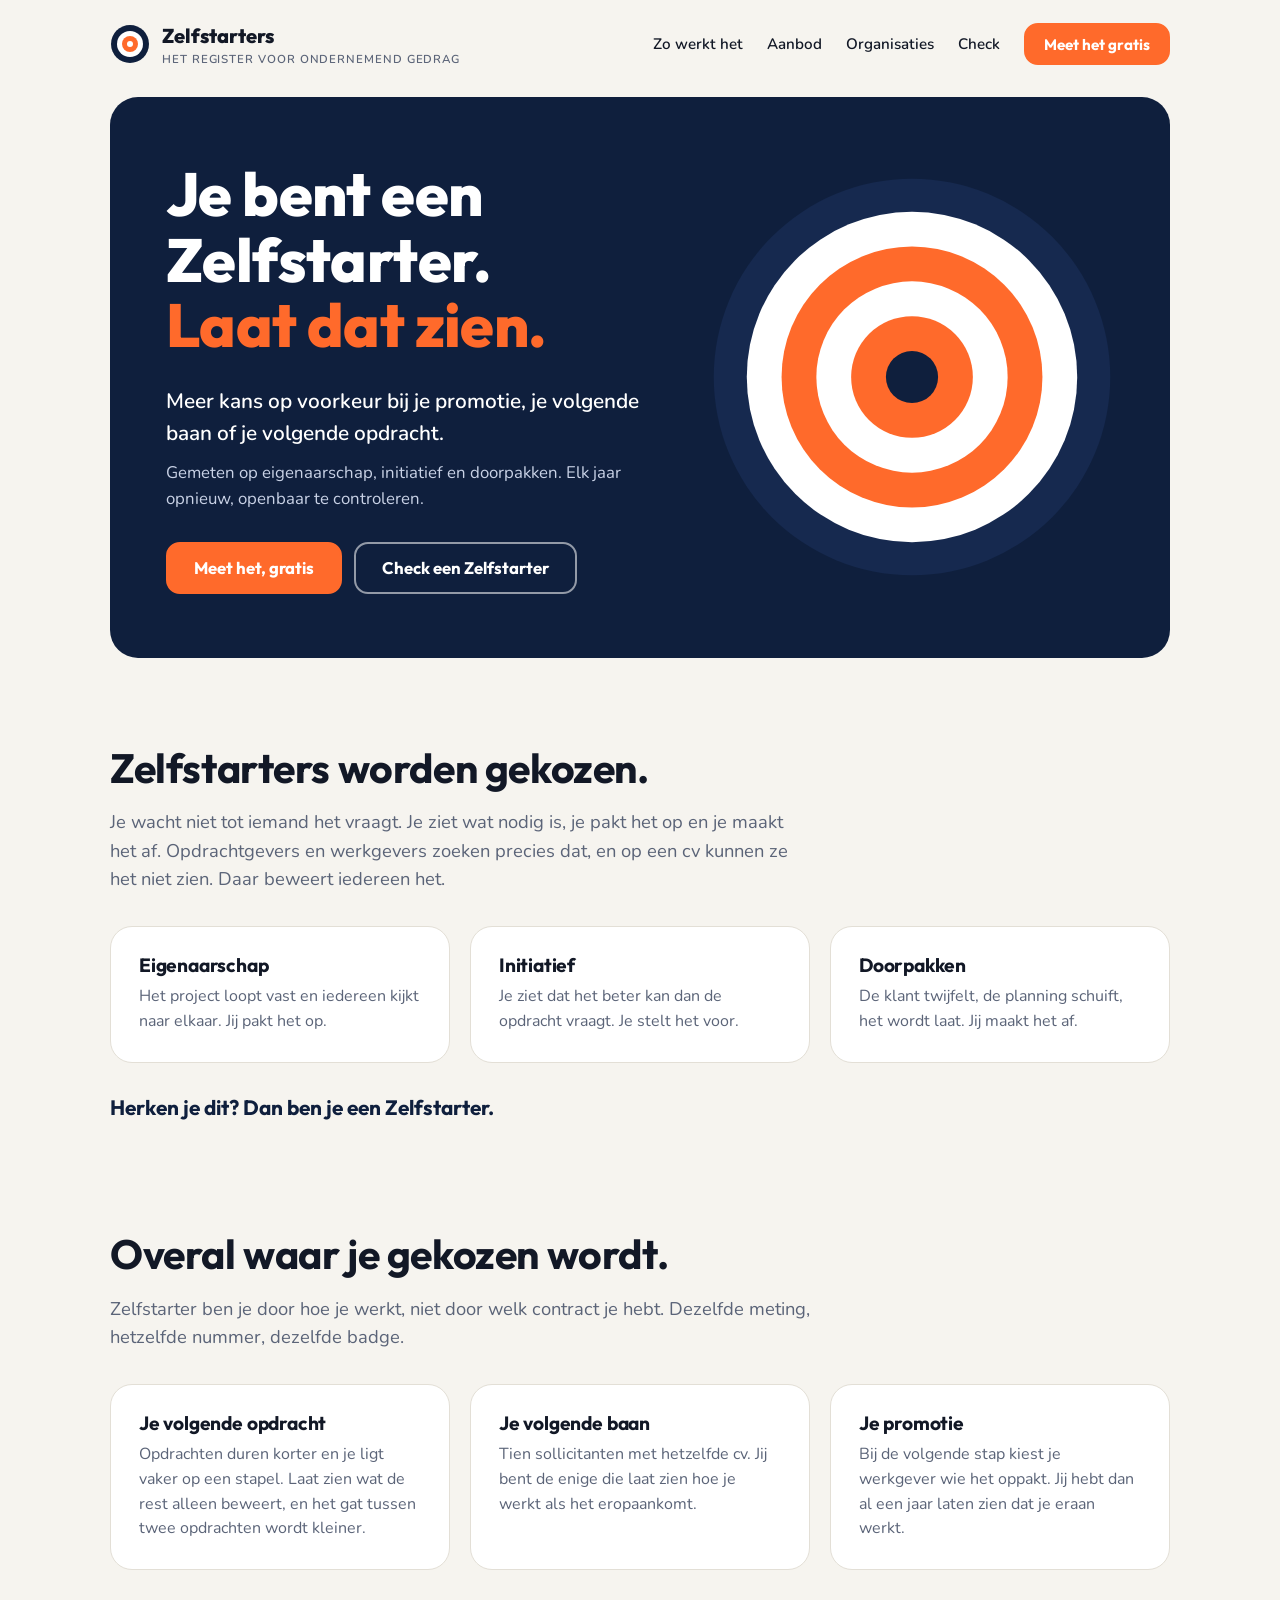
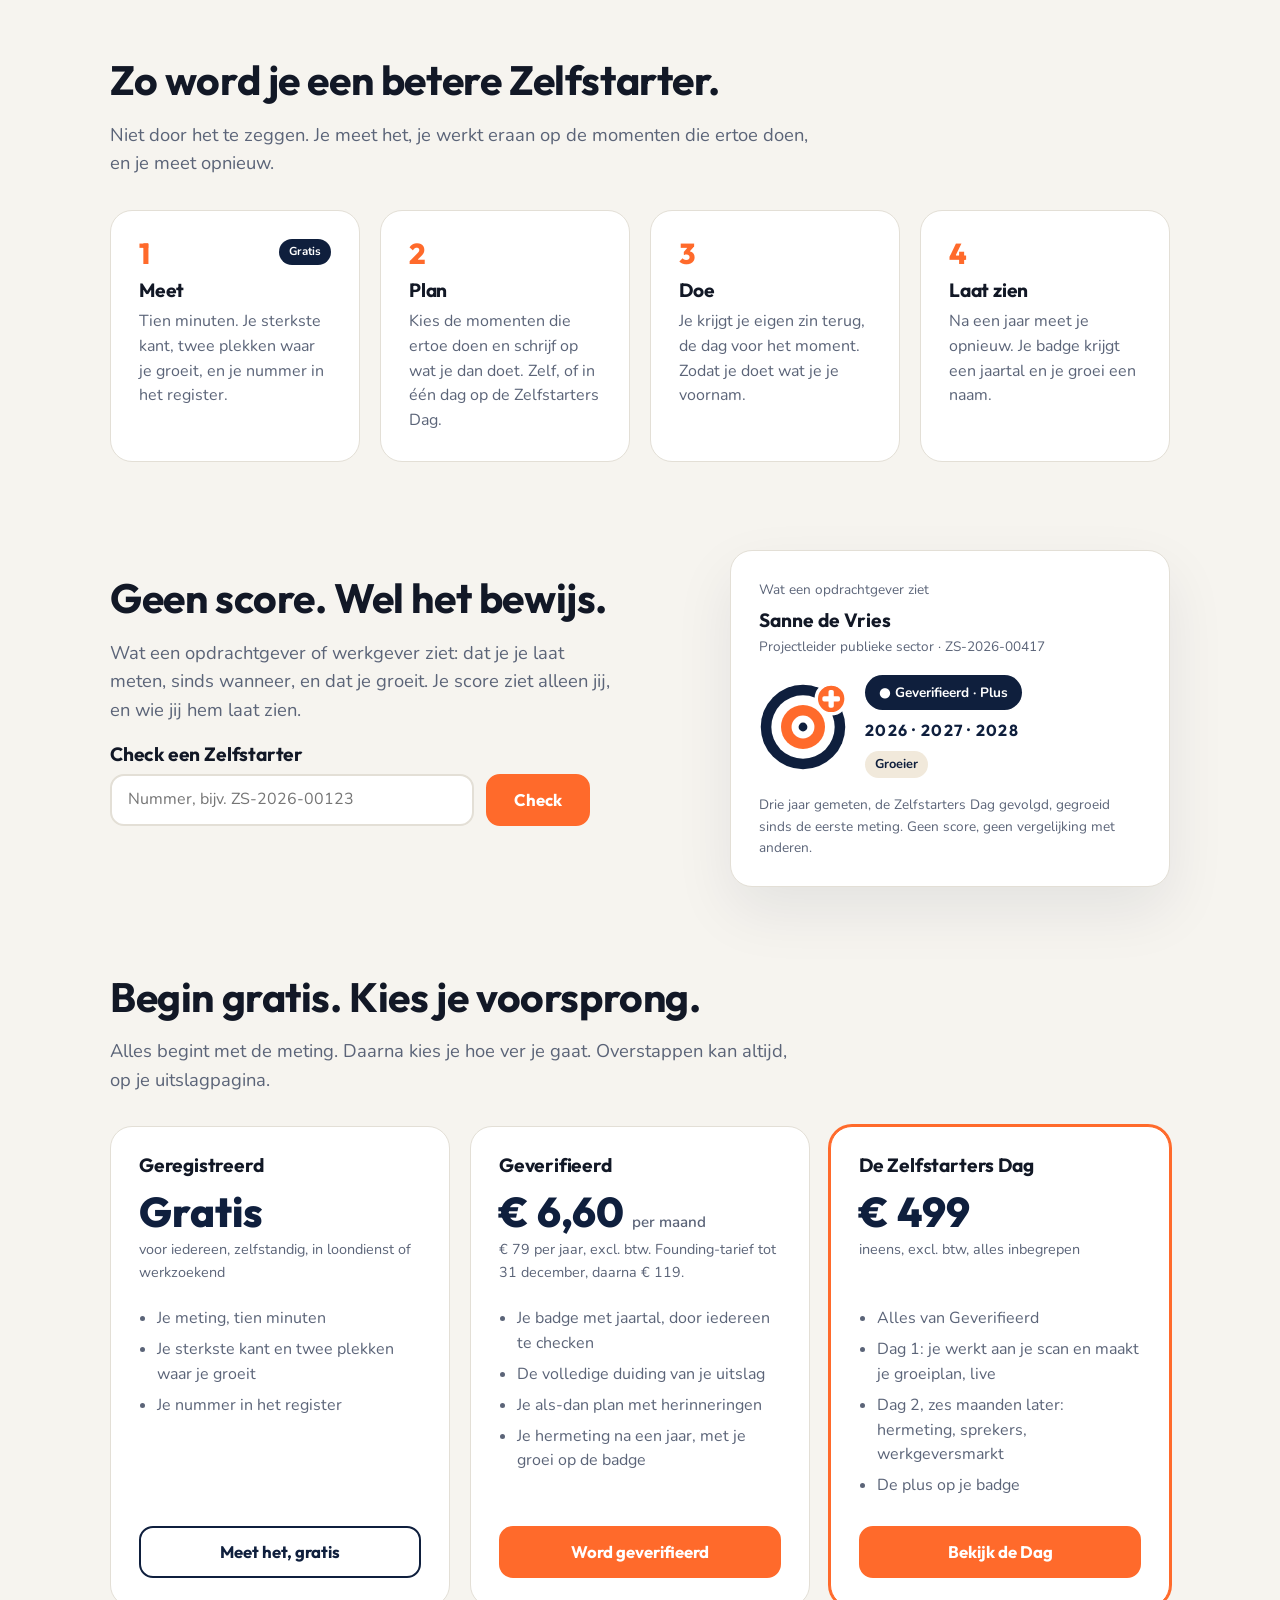
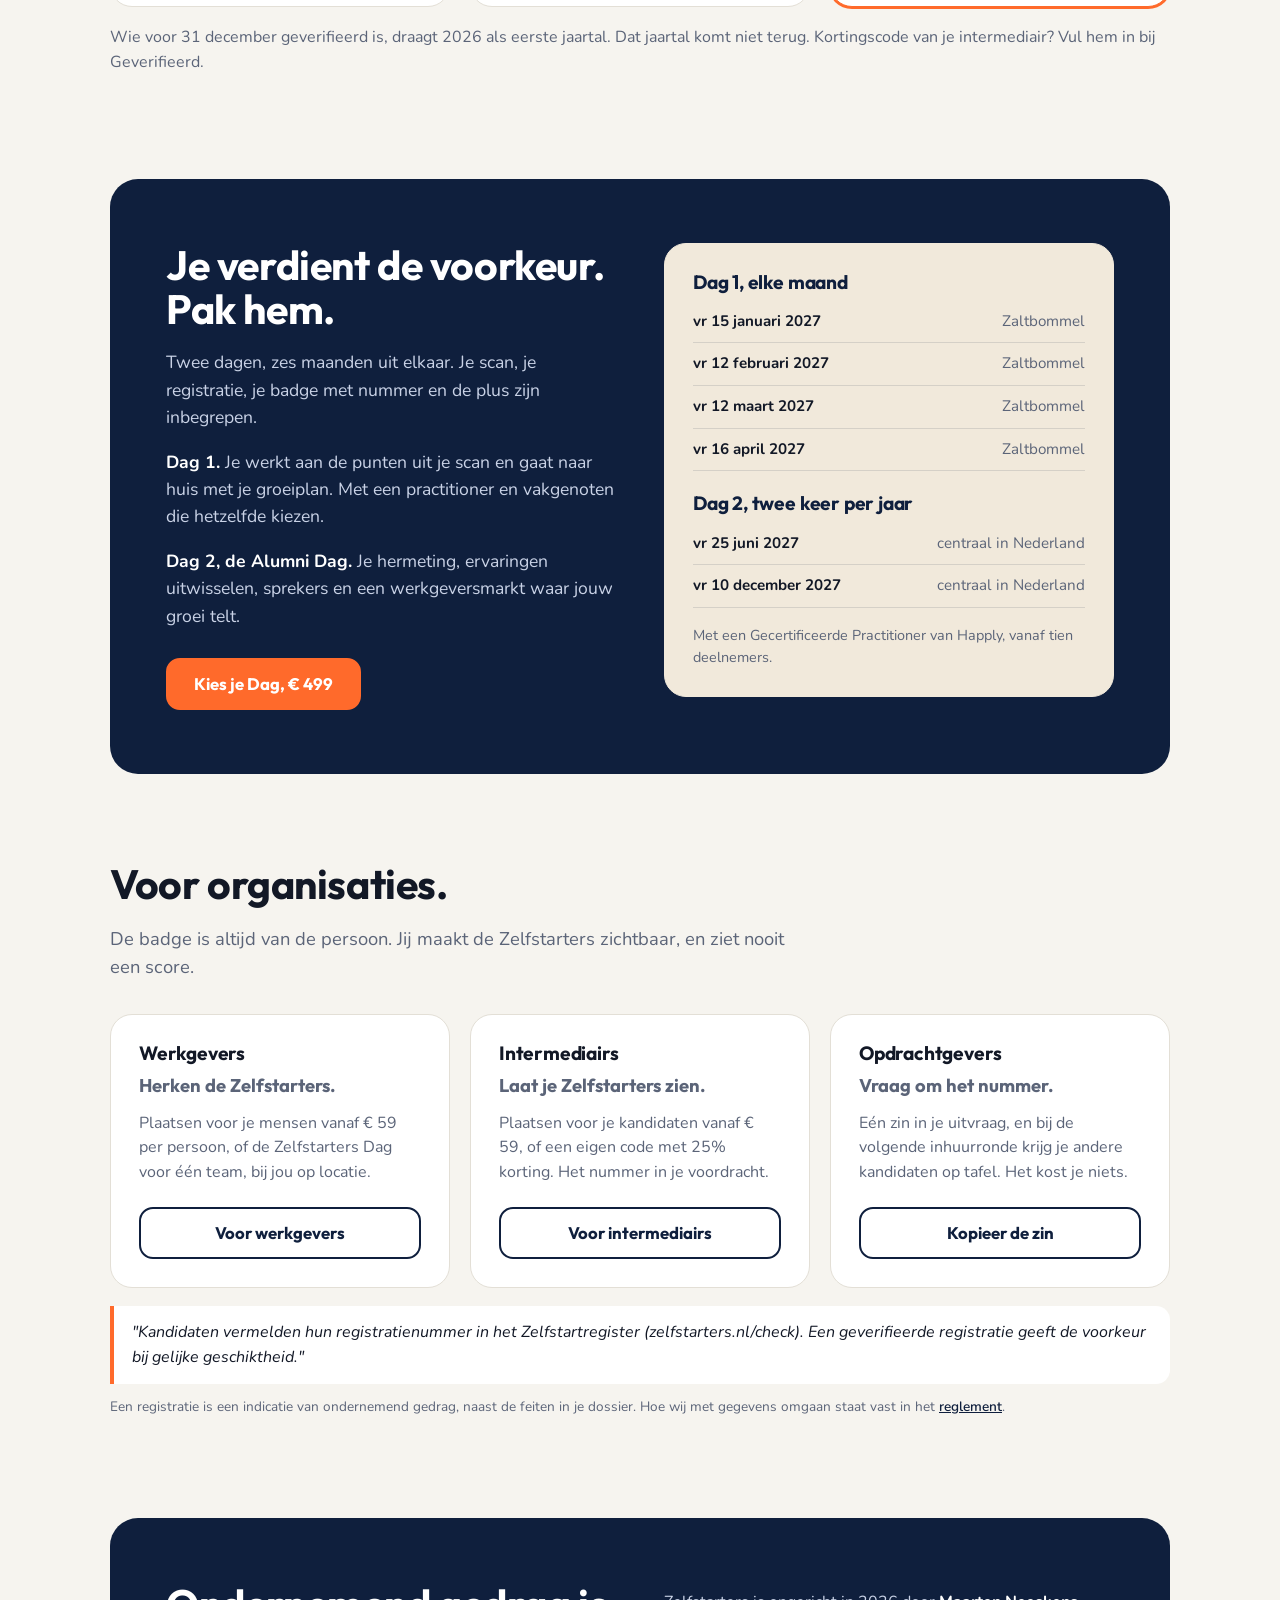
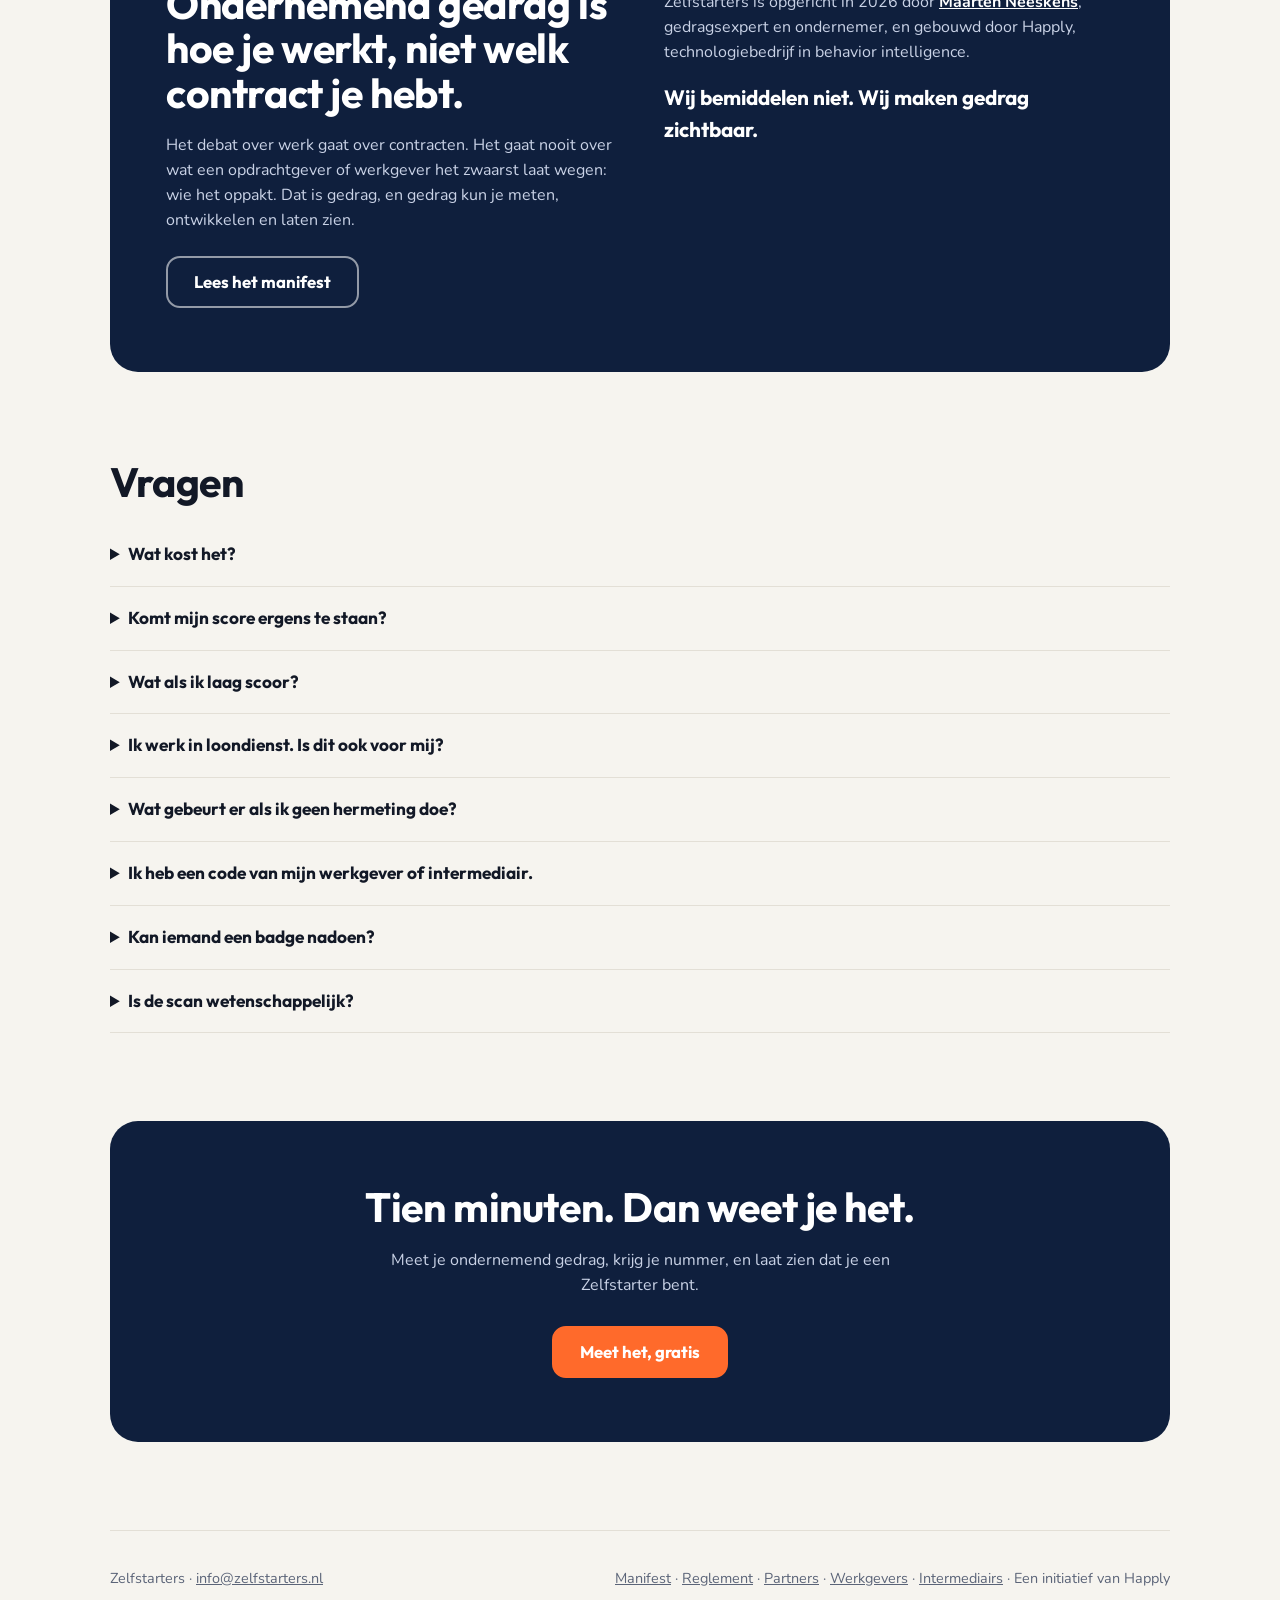
<file: index.html>
<!doctype html>
<html lang="nl">
<head>
<meta charset="utf-8">
<meta name="viewport" content="width=device-width, initial-scale=1">
<title>Zelfstarters · Je bent een Zelfstarter. Laat dat zien.</title>
<meta name="description" content="Meer kans op voorkeur bij je promotie, je volgende baan of je volgende opdracht. Het openbaar register van professionals met ondernemend gedrag, gemeten op eigenaarschap, initiatief en doorpakken.">
<link rel="icon" type="image/png" href="/icoon-256.png">
<link rel="apple-touch-icon" href="/icoon-256.png">
<meta property="og:type" content="website">
<meta property="og:url" content="https://zelfstarters.nl/">
<meta property="og:title" content="Je bent een Zelfstarter. Laat dat zien.">
<meta property="og:description" content="Meer kans op voorkeur bij je promotie, je volgende baan of je volgende opdracht. Gemeten op eigenaarschap, initiatief en doorpakken.">
<meta property="og:image" content="https://zelfstarters.nl/deelbeeld.png">
<meta property="og:image:width" content="1200">
<meta property="og:image:height" content="630">
<meta name="twitter:card" content="summary_large_image">
<link rel="preconnect" href="https://fonts.googleapis.com">
<link href="https://fonts.googleapis.com/css2?family=Outfit:wght@500;700;800&family=Nunito:wght@400;600;700&display=swap" rel="stylesheet">
<style>
:root{
  --navy:#0f1f3d;--navy-2:#16294f;--ink:#121826;--muted:#5b6478;--paper:#f6f4ef;--white:#fff;
  --orange:#ff6a2b;--orange-dark:#e2561c;--sand:#f1e9db;--line:#e3dfd6;
  --r:22px;--pad:28px;--gap:20px;--sec:88px;
}
*{box-sizing:border-box}
html{scroll-behavior:smooth}
body{margin:0;font-family:Nunito,system-ui,sans-serif;color:var(--ink);background:var(--paper);line-height:1.55}
h1,h2,h3{font-family:Outfit,system-ui,sans-serif;line-height:1.08;margin:0 0 .45em;letter-spacing:-.01em}
h1{font-size:clamp(2.4rem,5vw,3.8rem);font-weight:800}
h2{font-size:clamp(1.8rem,3.2vw,2.6rem);font-weight:700}
h3{font-size:1.2rem;font-weight:700}
p{margin:0 0 1em}
a{color:inherit}
.wrap{max-width:1100px;margin:0 auto;padding:0 20px}
section{padding:var(--sec) 0 0}
.intro{max-width:700px;font-size:1.15rem;color:var(--muted);margin-bottom:32px}
.muted{color:var(--muted)}

/* knoppen: altijd in een rij met vaste tussenruimte */
.knoppen{display:flex;flex-wrap:wrap;gap:12px;align-items:center}
.btn{display:inline-flex;align-items:center;justify-content:center;min-height:52px;background:var(--orange);color:#fff;padding:0 26px;border-radius:14px;text-decoration:none;font-weight:700;font-family:Outfit,sans-serif;font-size:1.05rem;border:2px solid var(--orange);cursor:pointer;transition:background .15s}
.btn:hover{background:var(--orange-dark);border-color:var(--orange-dark)}
.btn.ghost{background:transparent;color:var(--navy);border-color:var(--navy)}
.btn.ghost:hover{background:var(--navy);color:#fff}
.donker .btn.ghost{color:#fff;border-color:rgba(255,255,255,.55)}
.donker .btn.ghost:hover{background:#fff;color:var(--navy)}
.btn.klein{min-height:42px;padding:0 18px;font-size:.95rem}

/* header */
header{display:flex;align-items:center;justify-content:space-between;padding:20px 0;gap:20px}
.brand{display:flex;align-items:center;gap:12px;text-decoration:none;color:var(--ink);font-family:Outfit,sans-serif;font-weight:800;font-size:1.25rem}
.brand small{display:block;font-family:Nunito,sans-serif;font-weight:600;font-size:.72rem;color:var(--muted);letter-spacing:.08em;text-transform:uppercase;white-space:nowrap}
nav{display:flex;align-items:center;gap:24px;white-space:nowrap}
nav a{text-decoration:none;color:var(--ink);font-weight:600;font-size:.95rem}
nav a.btn{color:#fff}

/* vlakken */
.donker{background:var(--navy);color:#fff;border-radius:28px;padding:64px 56px}
.donker p{color:#c9d2e6}
.donker h2,.donker h3{color:#fff}

/* hero */
.hero{display:grid;grid-template-columns:1.1fr .9fr;gap:48px;align-items:center;margin-top:8px}
.hero .lead{font-size:1.3rem;color:#fff;margin-bottom:10px;font-weight:600}
.hero .sub{font-size:1.05rem;max-width:520px;margin-bottom:30px}
.target{width:100%;max-width:400px;margin:0 auto;display:block}
.target circle{transform-origin:230px 230px;animation:adem 6s ease-in-out infinite}
.target .r2{animation-delay:.25s}.target .r3{animation-delay:.5s}.target .r4{animation-delay:.75s}.target .r5{animation-delay:1s}.target .r6{animation-delay:1.25s}
@keyframes adem{0%,100%{transform:scale(.93)}50%{transform:scale(1)}}
@media(prefers-reduced-motion:reduce){.target circle{animation:none}}

/* rasters van gelijke kaarten */
.raster{display:grid;gap:var(--gap)}
.r3{grid-template-columns:repeat(3,1fr)}
.r4{grid-template-columns:repeat(4,1fr)}
.r2{grid-template-columns:repeat(2,1fr)}
.kaart{background:var(--white);border:1px solid var(--line);border-radius:var(--r);padding:var(--pad);display:flex;flex-direction:column;position:relative}
.kaart p{color:var(--muted);margin:0}
.kaart .voet{margin-top:auto;padding-top:22px}
.kaart.hi{border-color:var(--orange);box-shadow:0 0 0 2px var(--orange)}
.kaart.zand{background:var(--sand);border-color:var(--sand)}
.nr{font-family:Outfit,sans-serif;font-weight:800;color:var(--orange);font-size:1.8rem;line-height:1;margin-bottom:12px}
.label{position:absolute;top:var(--pad);right:var(--pad);background:var(--navy);color:#fff;font-size:.72rem;font-weight:700;padding:4px 10px;border-radius:999px}
.label.oranje{background:var(--orange)}
.slotzin{font-family:Outfit,sans-serif;font-weight:700;font-size:1.3rem;color:var(--navy);margin-top:28px}

/* aanbod */
.prijs{font-family:Outfit,sans-serif;font-weight:800;font-size:2.6rem;color:var(--navy);line-height:1;margin:6px 0 6px}
.prijs small{font-family:Nunito,sans-serif;font-weight:600;font-size:.95rem;color:var(--muted)}
.per{color:var(--muted);font-size:.9rem;min-height:3.2em}
.kaart ul{padding-left:18px;margin:16px 0 0;color:var(--muted)}
.kaart li{margin:6px 0}
.kaart .voet .btn{width:100%}

/* bewijs */
.twee{display:grid;grid-template-columns:1fr 1fr;gap:48px;align-items:center}
.profiel{background:var(--white);border:1px solid var(--line);border-radius:var(--r);padding:var(--pad);box-shadow:0 24px 60px rgba(15,31,61,.08);max-width:440px;justify-self:end;width:100%}
.profiel .naam{font-family:Outfit,sans-serif;font-weight:700;font-size:1.2rem}
.klein{font-size:.85rem;color:var(--muted)}
.stempel{display:inline-flex;align-items:center;gap:8px;background:var(--navy);color:#fff;padding:7px 14px;border-radius:999px;font-size:.85rem;font-weight:700}
.jaar{font-family:Outfit,sans-serif;font-weight:700;color:var(--navy);letter-spacing:.08em;margin-top:8px}
.niveau{display:inline-block;background:var(--sand);color:var(--navy);font-weight:700;font-size:.8rem;padding:4px 10px;border-radius:999px;margin-top:8px}
.check{display:flex;gap:12px;max-width:480px;margin-top:8px}
.check input{flex:1;min-height:52px;padding:0 16px;border:2px solid var(--line);border-radius:14px;font:inherit;font-size:1rem;background:#fff}
.uitvraag{background:var(--white);border-left:4px solid var(--orange);border-radius:0 14px 14px 0;padding:14px 18px;margin:18px 0 0;font-style:italic;color:var(--ink)}

/* dag */
.datum{display:flex;justify-content:space-between;padding:9px 0;border-bottom:1px solid rgba(15,31,61,.12);font-size:.95rem}

/* vragen */
details{border-bottom:1px solid var(--line);padding:18px 0}
summary{cursor:pointer;font-weight:700;font-family:Outfit,sans-serif;font-size:1.08rem}
details p{color:var(--muted);margin:10px 0 0}

footer{margin-top:var(--sec);padding:36px 0;color:var(--muted);font-size:.9rem;border-top:1px solid var(--line);display:flex;justify-content:space-between;flex-wrap:wrap;gap:12px}
footer a{color:var(--muted)}

.codebalk{background:#fff7f3;border:2px solid var(--orange);border-radius:14px;padding:12px 16px;margin:0 0 24px}

@media(max-width:900px){
  .r4{grid-template-columns:1fr 1fr}
  .r3,.hero,.twee{grid-template-columns:1fr}
  nav a:not(.btn){display:none}
  .donker{padding:40px 24px}
  .target{max-width:260px}
  :root{--sec:64px}
}
@media(max-width:520px){
  .r4,.r2{grid-template-columns:1fr}
  .check{flex-direction:column}
  .knoppen .btn{width:100%}
  .brand small{display:none}
  .target{display:none}
  .per{min-height:0}
}
</style>
</head>
<body>
<div class="wrap">

<header>
  <a class="brand" href="/">
    <svg width="40" height="40" viewBox="0 0 40 40" aria-hidden="true"><circle cx="20" cy="20" r="19" fill="#0f1f3d"/><circle cx="20" cy="20" r="13" fill="#fff"/><circle cx="20" cy="20" r="8" fill="#ff6a2b"/><circle cx="20" cy="20" r="3" fill="#fff"/></svg>
    <span>Zelfstarters<small>Het register voor ondernemend gedrag</small></span>
  </a>
  <nav>
    <a href="#hoe">Zo werkt het</a>
    <a href="#aanbod">Aanbod</a>
    <a href="#organisaties">Organisaties</a>
    <a href="#check">Check</a>
    <a class="btn klein" href="#aanbod">Meet het gratis</a>
  </nav>
</header>

<!-- WAT: de propositie -->
<section class="donker hero" style="padding-top:64px">
  <div>
    <h1>Je bent een Zelfstarter.<br><span style="color:var(--orange)">Laat dat zien.</span></h1>
    <p class="lead">Meer kans op voorkeur bij je promotie, je volgende baan of je volgende opdracht.</p>
    <p class="sub">Gemeten op eigenaarschap, initiatief en doorpakken. Elk jaar opnieuw, openbaar te controleren.</p>
    <div class="knoppen">
      <a class="btn" href="https://scan.happly.nl/zelfstarters" data-scan>Meet het, gratis</a>
      <a class="btn ghost" href="#check">Check een Zelfstarter</a>
    </div>
  </div>
  <svg class="target" viewBox="0 0 460 460" aria-hidden="true">
    <circle class="r1" cx="230" cy="230" r="228" fill="#16294f"/>
    <circle class="r2" cx="230" cy="230" r="190" fill="#fff"/>
    <circle class="r3" cx="230" cy="230" r="150" fill="#ff6a2b"/>
    <circle class="r4" cx="230" cy="230" r="110" fill="#fff"/>
    <circle class="r5" cx="230" cy="230" r="70" fill="#ff6a2b"/>
    <circle class="r6" cx="230" cy="230" r="30" fill="#0f1f3d"/>
  </svg>
</section>

<!-- WAAROM: herkenning -->
<section id="zelfstarter">
  <h2>Zelfstarters worden gekozen.</h2>
  <p class="intro">Je wacht niet tot iemand het vraagt. Je ziet wat nodig is, je pakt het op en je maakt het af. Opdrachtgevers en werkgevers zoeken precies dat, en op een cv kunnen ze het niet zien. Daar beweert iedereen het.</p>
  <div class="raster r3">
    <div class="kaart"><h3>Eigenaarschap</h3><p>Het project loopt vast en iedereen kijkt naar elkaar. Jij pakt het op.</p></div>
    <div class="kaart"><h3>Initiatief</h3><p>Je ziet dat het beter kan dan de opdracht vraagt. Je stelt het voor.</p></div>
    <div class="kaart"><h3>Doorpakken</h3><p>De klant twijfelt, de planning schuift, het wordt laat. Jij maakt het af.</p></div>
  </div>
  <p class="slotzin">Herken je dit? Dan ben je een Zelfstarter.</p>
</section>

<!-- WAAR HET TELT: de contexten -->
<section id="waar">
  <h2>Overal waar je gekozen wordt.</h2>
  <p class="intro">Zelfstarter ben je door hoe je werkt, niet door welk contract je hebt. Dezelfde meting, hetzelfde nummer, dezelfde badge.</p>
  <div class="raster r3">
    <div class="kaart"><h3>Je volgende opdracht</h3><p>Opdrachten duren korter en je ligt vaker op een stapel. Laat zien wat de rest alleen beweert, en het gat tussen twee opdrachten wordt kleiner.</p></div>
    <div class="kaart"><h3>Je volgende baan</h3><p>Tien sollicitanten met hetzelfde cv. Jij bent de enige die laat zien hoe je werkt als het eropaankomt.</p></div>
    <div class="kaart"><h3>Je promotie</h3><p>Bij de volgende stap kiest je werkgever wie het oppakt. Jij hebt dan al een jaar laten zien dat je eraan werkt.</p></div>
  </div>
</section>

<!-- HOE -->
<section id="hoe">
  <h2>Zo word je een betere Zelfstarter.</h2>
  <p class="intro">Niet door het te zeggen. Je meet het, je werkt eraan op de momenten die ertoe doen, en je meet opnieuw.</p>
  <div class="raster r4">
    <div class="kaart"><span class="label">Gratis</span><div class="nr">1</div><h3>Meet</h3><p>Tien minuten. Je sterkste kant, twee plekken waar je groeit, en je nummer in het register.</p></div>
    <div class="kaart"><div class="nr">2</div><h3>Plan</h3><p>Kies de momenten die ertoe doen en schrijf op wat je dan doet. Zelf, of in één dag op de Zelfstarters Dag.</p></div>
    <div class="kaart"><div class="nr">3</div><h3>Doe</h3><p>Je krijgt je eigen zin terug, de dag voor het moment. Zodat je doet wat je je voornam.</p></div>
    <div class="kaart"><div class="nr">4</div><h3>Laat zien</h3><p>Na een jaar meet je opnieuw. Je badge krijgt een jaartal en je groei een naam.</p></div>
  </div>
</section>

<!-- BEWIJS en CHECK -->
<section id="check">
  <div class="twee">
    <div>
      <h2>Geen score. Wel het bewijs.</h2>
      <p class="intro" style="margin-bottom:20px">Wat een opdrachtgever of werkgever ziet: dat je je laat meten, sinds wanneer, en dat je groeit. Je score ziet alleen jij, en wie jij hem laat zien.</p>
      <h3>Check een Zelfstarter</h3>
      <form id="checkform" class="check">
        <input type="text" id="checkq" placeholder="Nummer, bijv. ZS-2026-00123" aria-label="Registratienummer">
        <button class="btn" type="submit">Check</button>
      </form>
      <div id="checkuit" class="muted" style="font-size:.95rem;margin-top:12px;min-height:1.5em"></div>
    </div>
    <div class="profiel">
      <div class="klein">Wat een opdrachtgever ziet</div>
      <div class="naam" style="margin-top:6px">Sanne de Vries</div>
      <div class="klein">Projectleider publieke sector · ZS-2026-00417</div>
      <div style="display:flex;align-items:center;gap:18px;margin-top:18px">
        <svg width="88" height="88" viewBox="0 0 100 100" aria-hidden="true"><circle cx="50" cy="50" r="48" fill="#0f1f3d"/><circle cx="50" cy="50" r="36" fill="#fff"/><circle cx="50" cy="50" r="25" fill="#ff6a2b"/><circle cx="50" cy="50" r="13" fill="#fff"/><circle cx="50" cy="50" r="5" fill="#0f1f3d"/><circle cx="82" cy="18" r="17" fill="#ff6a2b" stroke="#fff" stroke-width="4"/><rect x="79" y="8" width="6" height="20" rx="2" fill="#fff"/><rect x="72" y="15" width="20" height="6" rx="2" fill="#fff"/></svg>
        <div>
          <div class="stempel">● Geverifieerd · Plus</div>
          <div class="jaar">2026 · 2027 · 2028</div>
          <span class="niveau">Groeier</span>
        </div>
      </div>
      <p class="klein" style="margin:16px 0 0">Drie jaar gemeten, de Zelfstarters Dag gevolgd, gegroeid sinds de eerste meting. Geen score, geen vergelijking met anderen.</p>
    </div>
  </div>
</section>

<!-- WAT: het aanbod -->
<section id="aanbod">
  <h2>Begin gratis. Kies je voorsprong.</h2>
  <p class="intro">Alles begint met de meting. Daarna kies je hoe ver je gaat. Overstappen kan altijd, op je uitslagpagina.</p>
  <div id="codeplek"></div>
  <div class="raster r3">
    <div class="kaart">
      <h3>Geregistreerd</h3>
      <div class="prijs">Gratis</div>
      <div class="per">voor iedereen, zelfstandig, in loondienst of werkzoekend</div>
      <ul><li>Je meting, tien minuten</li><li>Je sterkste kant en twee plekken waar je groeit</li><li>Je nummer in het register</li></ul>
      <div class="voet"><a class="btn ghost" href="https://scan.happly.nl/zelfstarters" data-scan>Meet het, gratis</a></div>
    </div>
    <div class="kaart">
      <h3>Geverifieerd</h3>
      <div class="prijs">€ 6,60 <small>per maand</small></div>
      <div class="per">€ 79 per jaar, excl. btw. Founding-tarief tot 31 december, daarna € 119.</div>
      <ul><li>Je badge met jaartal, door iedereen te checken</li><li>De volledige duiding van je uitslag</li><li>Je als-dan plan met herinneringen</li><li>Je hermeting na een jaar, met je groei op de badge</li></ul>
      <div class="voet"><a class="btn" href="https://scan.happly.nl/zelfstarters?keuze=jaar" data-scan>Word geverifieerd</a></div>
    </div>
    <div class="kaart hi">
      <h3>De Zelfstarters Dag</h3>
      <div class="prijs">€ 499</div>
      <div class="per">ineens, excl. btw, alles inbegrepen</div>
      <ul><li>Alles van Geverifieerd</li><li>Dag 1: je werkt aan je scan en maakt je groeiplan, live</li><li>Dag 2, zes maanden later: hermeting, sprekers, werkgeversmarkt</li><li>De plus op je badge</li></ul>
      <div class="voet"><a class="btn" href="#dag">Bekijk de Dag</a></div>
    </div>
  </div>
  <p class="muted" style="margin-top:18px">Wie voor 31 december geverifieerd is, draagt 2026 als eerste jaartal. Dat jaartal komt niet terug. Kortingscode van je intermediair? Vul hem in bij Geverifieerd.</p>
</section>

<!-- DE DAG -->
<section id="dag">
  <div class="donker twee" style="align-items:start">
    <div>
      <h2>Je verdient de voorkeur. Pak hem.</h2>
      <p style="font-size:1.1rem">Twee dagen, zes maanden uit elkaar. Je scan, je registratie, je badge met nummer en de plus zijn inbegrepen.</p>
      <p style="font-size:1.1rem"><b style="color:#fff">Dag 1.</b> Je werkt aan de punten uit je scan en gaat naar huis met je groeiplan. Met een practitioner en vakgenoten die hetzelfde kiezen.</p>
      <p style="font-size:1.1rem;margin-bottom:28px"><b style="color:#fff">Dag 2, de Alumni Dag.</b> Je hermeting, ervaringen uitwisselen, sprekers en een werkgeversmarkt waar jouw groei telt.</p>
      <div class="knoppen"><a class="btn" href="https://scan.happly.nl/zelfstarters?keuze=plus" data-scan>Kies je Dag, € 499</a></div>
    </div>
    <div class="kaart zand" style="color:var(--ink)">
      <h3 style="color:var(--navy)">Dag 1, elke maand</h3>
      <div class="datum"><b>vr 15 januari 2027</b><span class="muted">Zaltbommel</span></div>
      <div class="datum"><b>vr 12 februari 2027</b><span class="muted">Zaltbommel</span></div>
      <div class="datum"><b>vr 12 maart 2027</b><span class="muted">Zaltbommel</span></div>
      <div class="datum"><b>vr 16 april 2027</b><span class="muted">Zaltbommel</span></div>
      <h3 style="color:var(--navy);margin-top:22px">Dag 2, twee keer per jaar</h3>
      <div class="datum"><b>vr 25 juni 2027</b><span class="muted">centraal in Nederland</span></div>
      <div class="datum"><b>vr 10 december 2027</b><span class="muted">centraal in Nederland</span></div>
      <p style="font-size:.9rem;margin:16px 0 0">Met een Gecertificeerde Practitioner van Happly, vanaf tien deelnemers.</p>
    </div>
  </div>
</section>

<!-- ORGANISATIES -->
<section id="organisaties">
  <h2>Voor organisaties.</h2>
  <p class="intro">De badge is altijd van de persoon. Jij maakt de Zelfstarters zichtbaar, en ziet nooit een score.</p>
  <div class="raster r3">
    <div class="kaart">
      <h3>Werkgevers</h3>
      <p class="slotzin" style="margin:0 0 10px;font-size:1.15rem">Herken de Zelfstarters.</p>
      <p>Plaatsen voor je mensen vanaf € 59 per persoon, of de Zelfstarters Dag voor één team, bij jou op locatie.</p>
      <div class="voet"><a class="btn ghost" href="/werkgevers">Voor werkgevers</a></div>
    </div>
    <div class="kaart">
      <h3>Intermediairs</h3>
      <p class="slotzin" style="margin:0 0 10px;font-size:1.15rem">Laat je Zelfstarters zien.</p>
      <p>Plaatsen voor je kandidaten vanaf € 59, of een eigen code met 25% korting. Het nummer in je voordracht.</p>
      <div class="voet"><a class="btn ghost" href="/intermediairs">Voor intermediairs</a></div>
    </div>
    <div class="kaart">
      <h3>Opdrachtgevers</h3>
      <p class="slotzin" style="margin:0 0 10px;font-size:1.15rem">Vraag om het nummer.</p>
      <p>Eén zin in je uitvraag, en bij de volgende inhuurronde krijg je andere kandidaten op tafel. Het kost je niets.</p>
      <div class="voet"><a class="btn ghost" href="#uitvraag">Kopieer de zin</a></div>
    </div>
  </div>
  <p class="uitvraag" id="uitvraag">"Kandidaten vermelden hun registratienummer in het Zelfstartregister (zelfstarters.nl/check). Een geverifieerde registratie geeft de voorkeur bij gelijke geschiktheid."</p>
  <p class="klein" style="margin-top:12px">Een registratie is een indicatie van ondernemend gedrag, naast de feiten in je dossier. Hoe wij met gegevens omgaan staat vast in het <a href="/reglement" style="color:var(--navy);font-weight:600">reglement</a>.</p>
</section>

<!-- WAAROM WIJ -->
<section id="over">
  <div class="donker twee" style="align-items:start">
    <div>
      <h2>Ondernemend gedrag is hoe je werkt, niet welk contract je hebt.</h2>
      <p>Het debat over werk gaat over contracten. Het gaat nooit over wat een opdrachtgever of werkgever het zwaarst laat wegen: wie het oppakt. Dat is gedrag, en gedrag kun je meten, ontwikkelen en laten zien.</p>
      <div class="knoppen" style="margin-top:24px"><a class="btn ghost" href="/manifest">Lees het manifest</a></div>
    </div>
    <div>
      <p style="margin-top:8px">Zelfstarters is opgericht in 2026 door <a href="https://www.linkedin.com/in/maartenneeskens" style="color:#fff;font-weight:700">Maarten Neeskens</a>, gedragsexpert en ondernemer, en gebouwd door Happly, technologiebedrijf in behavior intelligence.</p>
      <p class="slotzin" style="color:#fff;margin-top:0">Wij bemiddelen niet. Wij maken gedrag zichtbaar.</p>
    </div>
  </div>
</section>

<!-- VRAGEN -->
<section id="vragen">
  <h2>Vragen</h2>
  <details><summary>Wat kost het?</summary><p>Meten en registreren kost niets. Geverifieerd worden kost € 79 per jaar excl. btw, € 6,60 per maand. De Zelfstarters Dag kost € 499 ineens, alles inbegrepen.</p></details>
  <details><summary>Komt mijn score ergens te staan?</summary><p>Nee. Niet op je badge, niet op de checkpagina, niet bij je werkgever of intermediair. Zichtbaar is dat je meet, sinds wanneer, en je groei in woorden. Je score deel je alleen zelf, met een link die je kunt intrekken.</p></details>
  <details><summary>Wat als ik laag scoor?</summary><p>Dan weet jij dat, en niemand anders. Groei kan iedereen halen, waar je ook begint, en groei is wat het register laat zien.</p></details>
  <details><summary>Ik werk in loondienst. Is dit ook voor mij?</summary><p>Ja. Dezelfde meting, hetzelfde nummer, dezelfde badge. Alleen de momenten in je plan zijn anders: het sollicitatiegesprek, de proeftijd, het functioneringsgesprek, de interne vacature.</p></details>
  <details><summary>Wat gebeurt er als ik geen hermeting doe?</summary><p>Dan staat je registratie na twaalf maanden op niet actief. Meet je opnieuw, dan staat hij weer aan.</p></details>
  <details><summary>Ik heb een code van mijn werkgever of intermediair.</summary><p>Gebruik de link die je kreeg, of vul de code in bij je aanmelding. Bij een tegoed van je organisatie ben je na je meting direct geverifieerd. Bij een kortingscode zakt de prijs van Geverifieerd. Op de Zelfstarters Dag geldt geen korting.</p></details>
  <details><summary>Kan iemand een badge nadoen?</summary><p>Plakken kan iedereen. Bewijzen alleen een Zelfstarter. Elke badge is te checken op nummer, op deze pagina.</p></details>
  <details><summary>Is de scan wetenschappelijk?</summary><p>De Zelfkracht Scan meet gedragsmarkers voor eigenaarschap, initiatief en doorpakken, gebouwd op het werk van onder anderen Bandura, Deci en Ryan en Dweck. De herinneringen gebruiken wetenschappelijk bewezen gedragstechnieken.</p></details>
</section>

<!-- SLOT -->
<section>
  <div class="donker" style="text-align:center">
    <h2>Tien minuten. Dan weet je het.</h2>
    <p style="max-width:560px;margin:0 auto 28px">Meet je ondernemend gedrag, krijg je nummer, en laat zien dat je een Zelfstarter bent.</p>
    <div class="knoppen" style="justify-content:center"><a class="btn" href="https://scan.happly.nl/zelfstarters" data-scan>Meet het, gratis</a></div>
  </div>
</section>

<footer>
  <span>Zelfstarters · <a href="mailto:info@zelfstarters.nl">info@zelfstarters.nl</a></span>
  <span><a href="/manifest">Manifest</a> · <a href="/reglement">Reglement</a> · <a href="/partners">Partners</a> · <a href="/werkgevers">Werkgevers</a> · <a href="/intermediairs">Intermediairs</a> · Een initiatief van Happly</span>
</footer>
</div>

<script>
// De uitvraagzin kopiëren.
document.querySelectorAll('a[href="#uitvraag"]').forEach(function(a){
  a.addEventListener("click", function(e){
    const zin = document.getElementById("uitvraag").textContent.replace(/^"|"$/g, "");
    if (navigator.clipboard){ e.preventDefault(); navigator.clipboard.writeText(zin).then(function(){ a.textContent = "Gekopieerd"; setTimeout(function(){ a.textContent = "Kopieer de zin"; }, 2500); }); }
  });
});
// zelfstarters.nl/?code=JOBON-26: de code van een partner of organisatie gaat mee naar de aanmelding.
(function(){
  const code = (new URLSearchParams(location.search).get("code") || "").trim().toUpperCase().replace(/[^A-Z0-9-]/g, "");
  if (!code) return;
  document.querySelectorAll("a[data-scan]").forEach(function(a){ const u = new URL(a.href); u.searchParams.set("code", code); a.href = u.toString(); });
  const plek = document.getElementById("codeplek");
  if (plek){ const b = document.createElement("div"); b.className = "codebalk"; b.innerHTML = "Je code <b>" + code + "</b> staat klaar en gaat vanzelf mee als je begint."; plek.appendChild(b); }
})();
// zelfstarters.nl/check?nummer=ZS-2026-00001 opent de check met het nummer ingevuld.
(function(){
  const nr = new URLSearchParams(location.search).get("nummer");
  if (location.pathname.replace(/\/$/, "") === "/check" || nr || location.hash === "#check"){
    if (nr) document.getElementById("checkq").value = nr.toUpperCase();
    setTimeout(function(){ document.getElementById("check").scrollIntoView(); if (nr) document.getElementById("checkform").requestSubmit(); }, 50);
  }
})();
document.getElementById("checkform").addEventListener("submit", async function(e){
  e.preventDefault();
  const q = document.getElementById("checkq").value.trim(); const uit = document.getElementById("checkuit");
  if (!q) return; uit.textContent = "Even kijken";
  try{
    const r = await fetch("https://scan.happly.nl/api/zelfstarters-check?q=" + encodeURIComponent(q));
    const d = await r.json();
    if (!d.gevonden){ uit.textContent = "Geen registratie gevonden. Controleer het nummer of de exacte naam."; return; }
    const kop = d.toestand === "geldig" ? (d.plus ? "Geverifieerd · Plus" : "Geverifieerd") : d.toestand === "geregistreerd" ? "Geregistreerd, nog niet geverifieerd" : d.toestand === "niet actief" ? "Niet actief" : "Wacht op de eerste meting";
    const kleur = d.geldig ? "var(--navy)" : (d.toestand === "geregistreerd" ? "var(--muted)" : "#b23b0a");
    uit.innerHTML = '<b style="color:' + kleur + '">' + kop + '</b> · ' + d.nummer + (d.naam ? " · " + d.naam : "") + (d.meetjaren && d.meetjaren.length ? " · " + d.meetjaren.join(" · ") : "") + ' · <a href="' + d.pagina + '" style="color:var(--navy)">bekijk</a>';
  }catch(err){ uit.textContent = "De check is even niet bereikbaar. Probeer het zo nog eens."; }
});
</script>
</body>
</html>
</file>
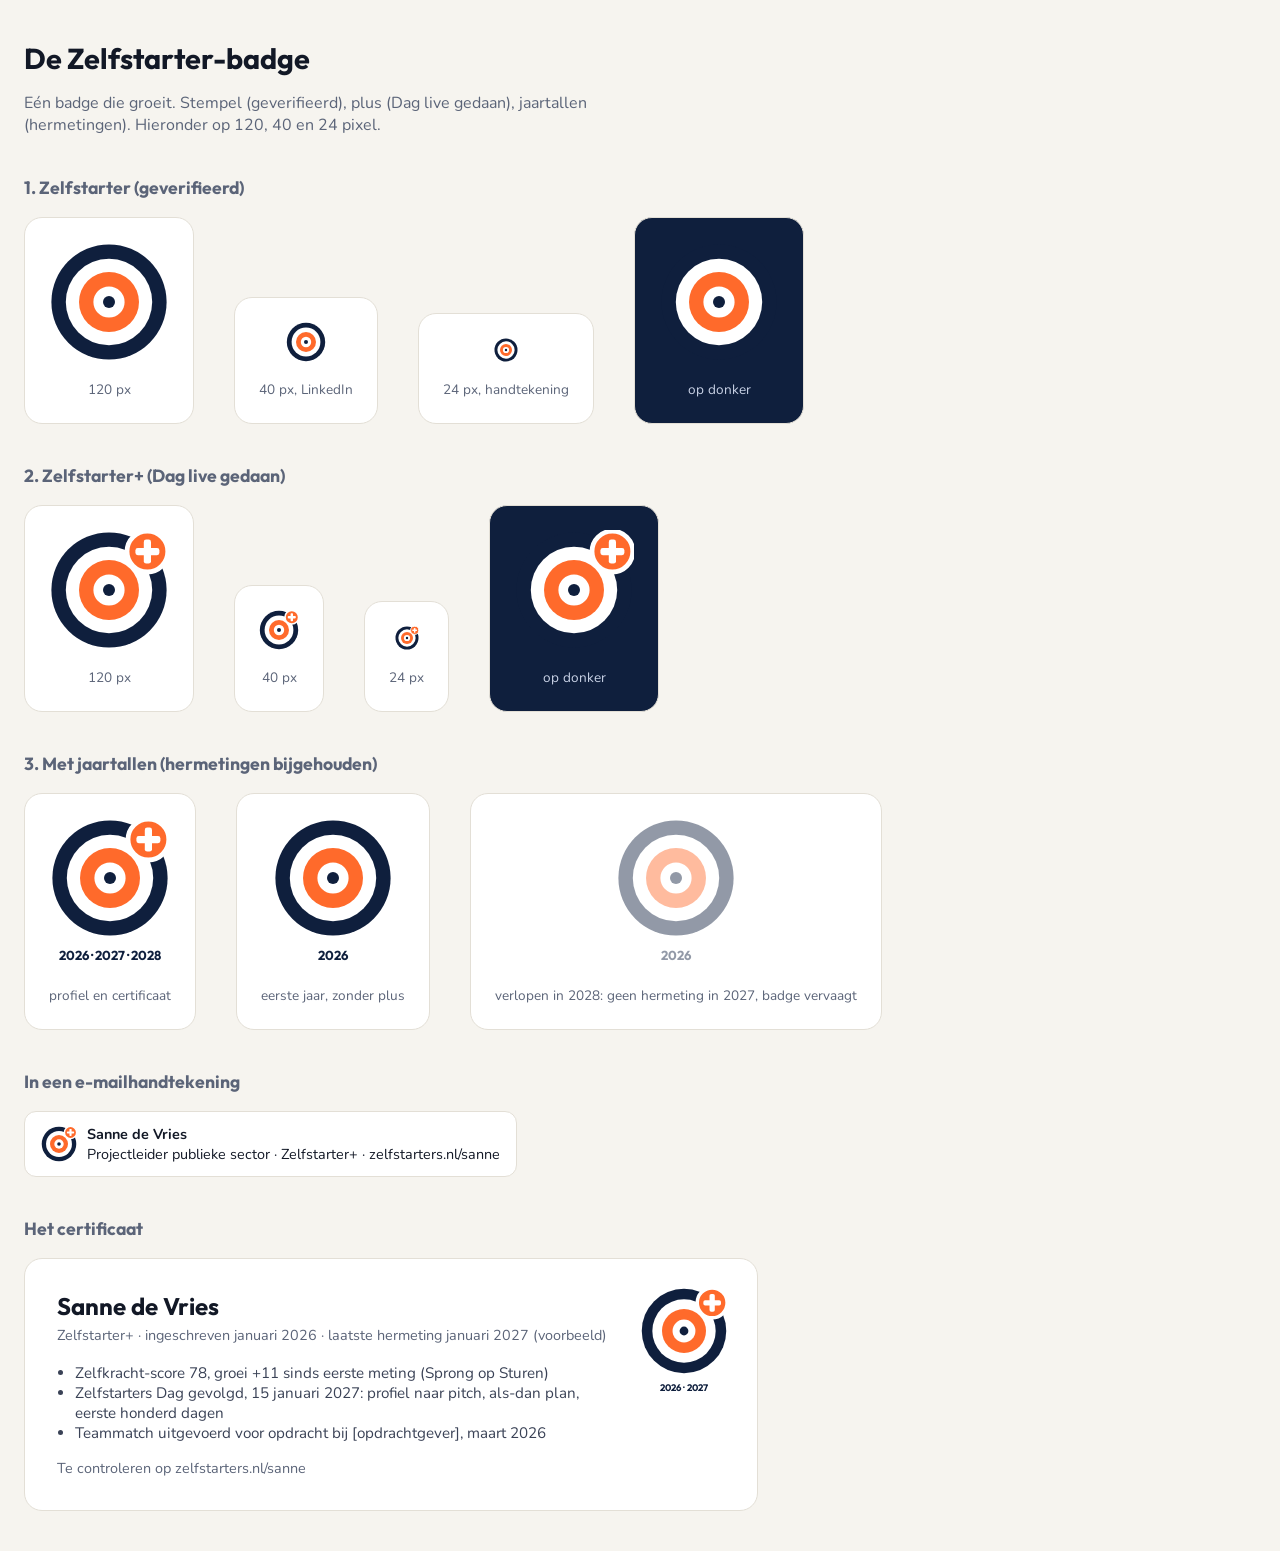
<file: badge.html>
<!doctype html>
<html lang="nl"><head><meta charset="utf-8"><title>Zelfstarter badge</title>
<link href="https://fonts.googleapis.com/css2?family=Outfit:wght@700;800&family=Nunito:wght@400;600;700&display=swap" rel="stylesheet">
<style>
body{font-family:Nunito,system-ui,sans-serif;background:#f6f4ef;color:#121826;margin:0;padding:40px 24px}
h1,h2{font-family:Outfit,sans-serif;margin:0 0 .4em}h1{font-size:1.8rem}h2{font-size:1.1rem;color:#5b6478;font-weight:700;margin-top:40px}
.row{display:flex;gap:40px;flex-wrap:wrap;align-items:flex-end;margin-top:18px}
.card{background:#fff;border-radius:18px;padding:24px;text-align:center;border:1px solid #e3dfd6}
.card p{margin:12px 0 0;font-size:.85rem;color:#5b6478}
.dark{background:#0f1f3d;color:#fff}.dark p{color:#c9d2e6}
.sig{display:flex;align-items:center;gap:10px;background:#fff;border:1px solid #e3dfd6;border-radius:12px;padding:12px 16px;font-size:.9rem}
.sig b{display:block}
.cert{background:#fff;border:1px solid #e3dfd6;border-radius:18px;padding:32px 140px 32px 32px;max-width:560px;margin-top:18px;position:relative}
.cert h3{font-family:Outfit,sans-serif;font-size:1.5rem;margin:0 0 4px}
.cert .m{color:#5b6478;font-size:.9rem}
.cert ul{padding-left:18px;color:#3a4256;font-size:.95rem}
.cert svg{position:absolute;right:28px;top:28px}
</style></head><body>
<h1>De Zelfstarter-badge</h1>
<p style="color:#5b6478;max-width:640px">Eén badge die groeit. Stempel (geverifieerd), plus (Dag live gedaan), jaartallen (hermetingen). Hieronder op 120, 40 en 24 pixel.</p>

<svg width="0" height="0" style="position:absolute">
  <defs>
    <symbol id="rings" viewBox="0 0 100 100">
      <circle cx="50" cy="50" r="48" fill="#0f1f3d"/>
      <circle cx="50" cy="50" r="36" fill="#fff"/>
      <circle cx="50" cy="50" r="25" fill="#ff6a2b"/>
      <circle cx="50" cy="50" r="13" fill="#fff"/>
      <circle cx="50" cy="50" r="5" fill="#0f1f3d"/>
    </symbol>
    <symbol id="plus" viewBox="0 0 100 100">
      <circle cx="82" cy="18" r="17" fill="#ff6a2b" stroke="#fff" stroke-width="4"/>
      <rect x="79" y="8" width="6" height="20" rx="2" fill="#fff"/>
      <rect x="72" y="15" width="20" height="6" rx="2" fill="#fff"/>
    </symbol>
  </defs>
</svg>

<h2>1. Zelfstarter (geverifieerd)</h2>
<div class="row">
  <div class="card"><svg width="120" height="120"><use href="#rings"/></svg><p>120 px</p></div>
  <div class="card"><svg width="40" height="40"><use href="#rings"/></svg><p>40 px, LinkedIn</p></div>
  <div class="card"><svg width="24" height="24"><use href="#rings"/></svg><p>24 px, handtekening</p></div>
  <div class="card dark"><svg width="120" height="120"><use href="#rings"/></svg><p>op donker</p></div>
</div>

<h2>2. Zelfstarter+ (Dag live gedaan)</h2>
<div class="row">
  <div class="card"><svg width="120" height="120"><use href="#rings"/><use href="#plus"/></svg><p>120 px</p></div>
  <div class="card"><svg width="40" height="40"><use href="#rings"/><use href="#plus"/></svg><p>40 px</p></div>
  <div class="card"><svg width="24" height="24"><use href="#rings"/><use href="#plus"/></svg><p>24 px</p></div>
  <div class="card dark"><svg width="120" height="120"><use href="#rings"/><use href="#plus"/></svg><p>op donker</p></div>
</div>

<h2>3. Met jaartallen (hermetingen bijgehouden)</h2>
<div class="row">
  <div class="card">
    <svg width="120" height="150" viewBox="0 0 120 150"><use href="#rings" width="120" height="120"/><use href="#plus" width="120" height="120"/>
      <text x="60" y="142" text-anchor="middle" font-family="Outfit" font-weight="700" font-size="13" fill="#0f1f3d">2026 · 2027 · 2028</text></svg>
    <p>profiel en certificaat</p></div>
  <div class="card">
    <svg width="120" height="150" viewBox="0 0 120 150"><use href="#rings" width="120" height="120"/>
      <text x="60" y="142" text-anchor="middle" font-family="Outfit" font-weight="700" font-size="13" fill="#0f1f3d">2026</text></svg>
    <p>eerste jaar, zonder plus</p></div>
  <div class="card">
    <svg width="120" height="150" viewBox="0 0 120 150" opacity=".45"><use href="#rings" width="120" height="120"/>
      <text x="60" y="142" text-anchor="middle" font-family="Outfit" font-weight="700" font-size="13" fill="#0f1f3d">2026</text></svg>
    <p>verlopen in 2028: geen hermeting in 2027, badge vervaagt</p></div>
</div>

<h2>In een e-mailhandtekening</h2>
<div class="row">
  <div class="sig"><svg width="36" height="36"><use href="#rings"/><use href="#plus"/></svg><div><b>Sanne de Vries</b>Projectleider publieke sector · Zelfstarter+ · zelfstarters.nl/sanne</div></div>
</div>

<h2>Het certificaat</h2>
<div class="cert">
  <svg width="90" height="110" viewBox="0 0 120 150"><use href="#rings" width="120" height="120"/><use href="#plus" width="120" height="120"/>
    <text x="60" y="142" text-anchor="middle" font-family="Outfit" font-weight="700" font-size="13" fill="#0f1f3d">2026 · 2027</text></svg>
  <h3>Sanne de Vries</h3>
  <div class="m">Zelfstarter+ · ingeschreven januari 2026 · laatste hermeting januari 2027 (voorbeeld)</div>
  <ul style="margin-top:18px">
    <li>Zelfkracht-score 78, groei +11 sinds eerste meting (Sprong op Sturen)</li>
    <li>Zelfstarters Dag gevolgd, 15 januari 2027: profiel naar pitch, als-dan plan, eerste honderd dagen</li>
    <li>Teammatch uitgevoerd voor opdracht bij [opdrachtgever], maart 2026</li>
  </ul>
  <div class="m" style="margin-top:14px">Te controleren op zelfstarters.nl/sanne</div>
</div>
</body></html>
</file>
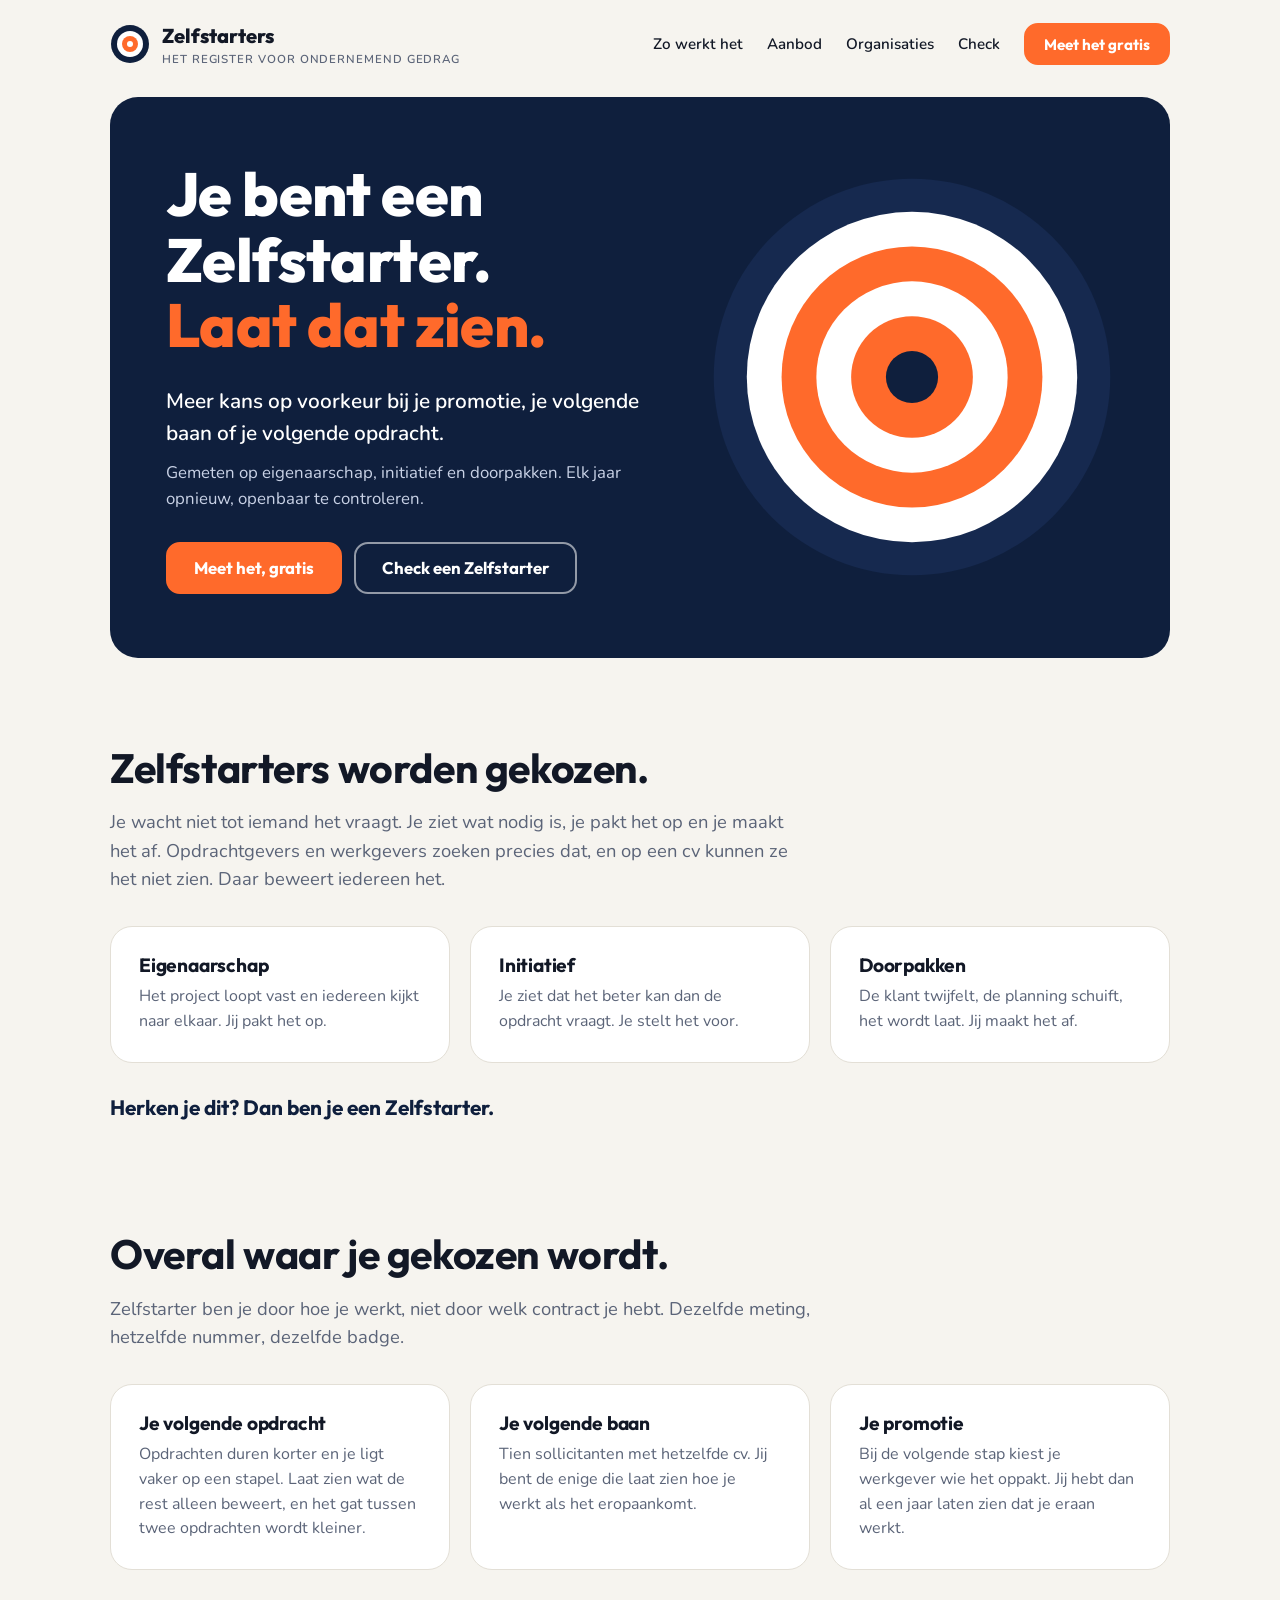
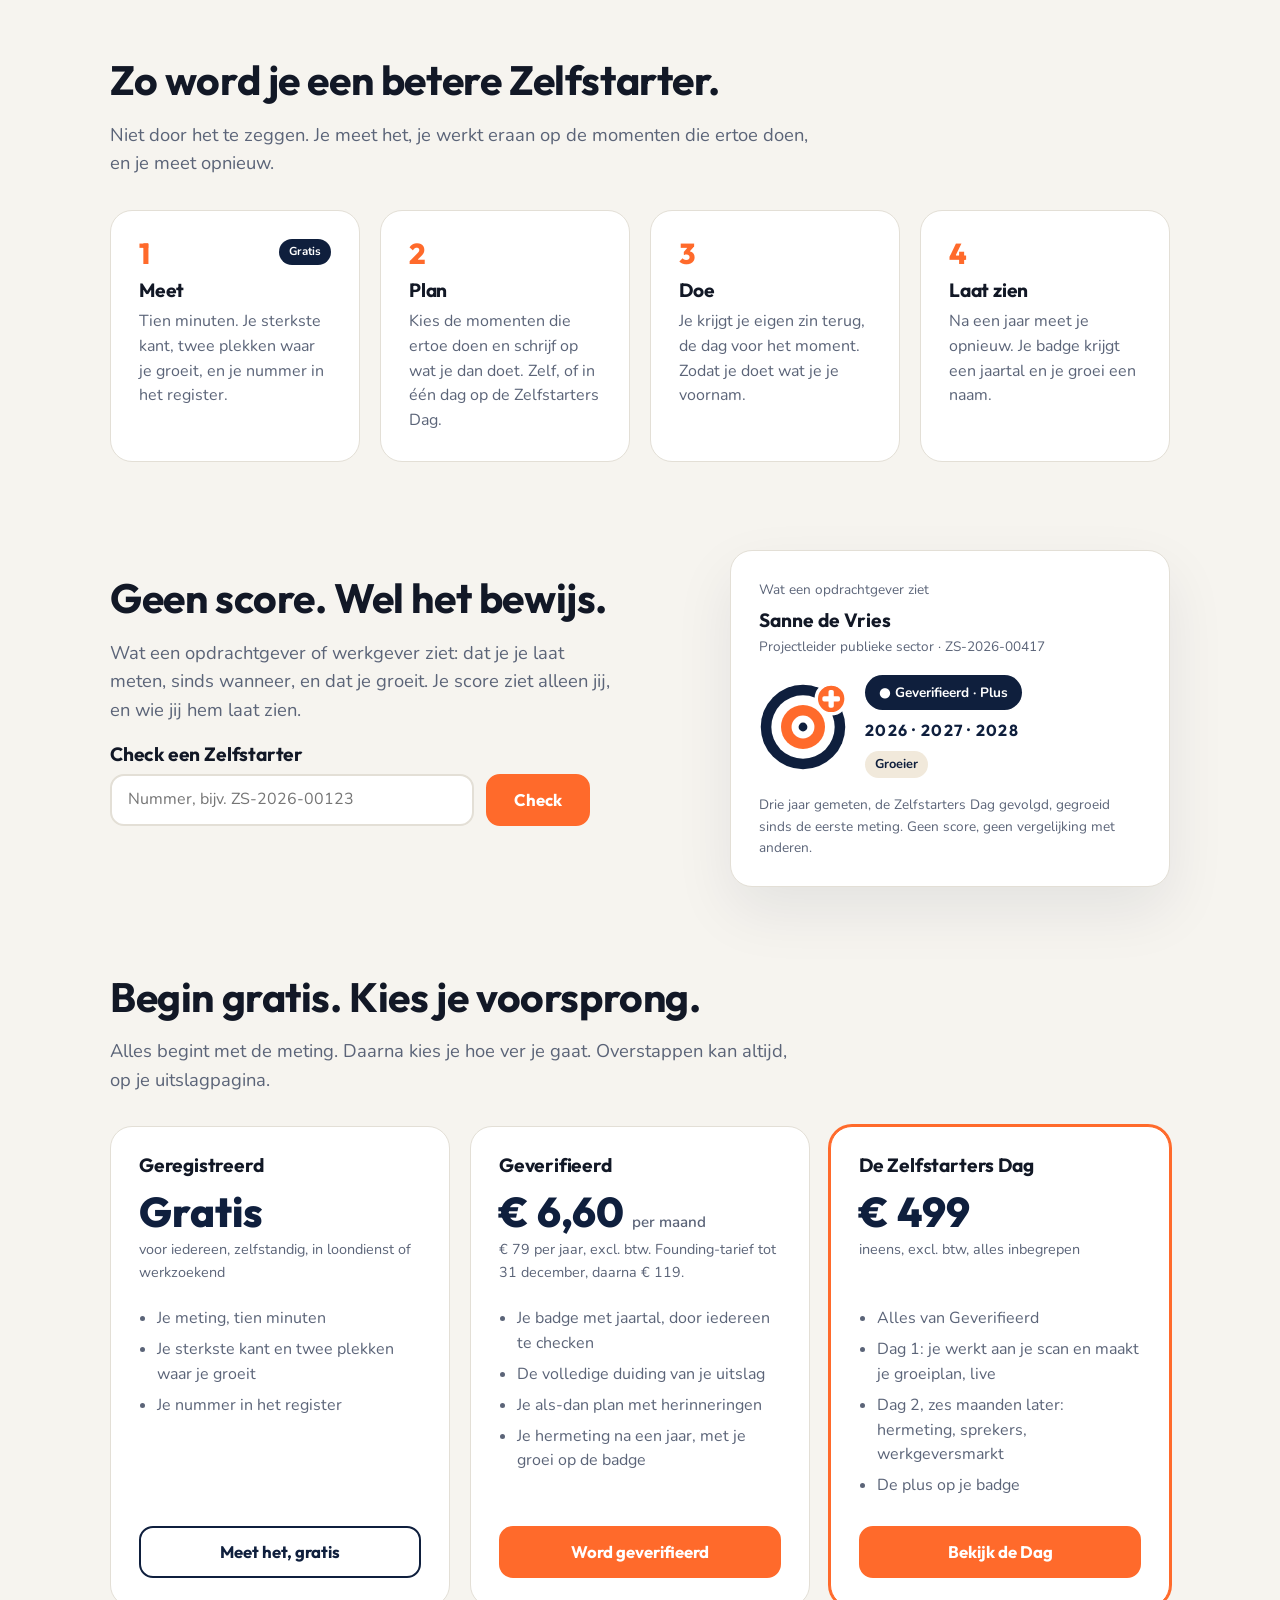
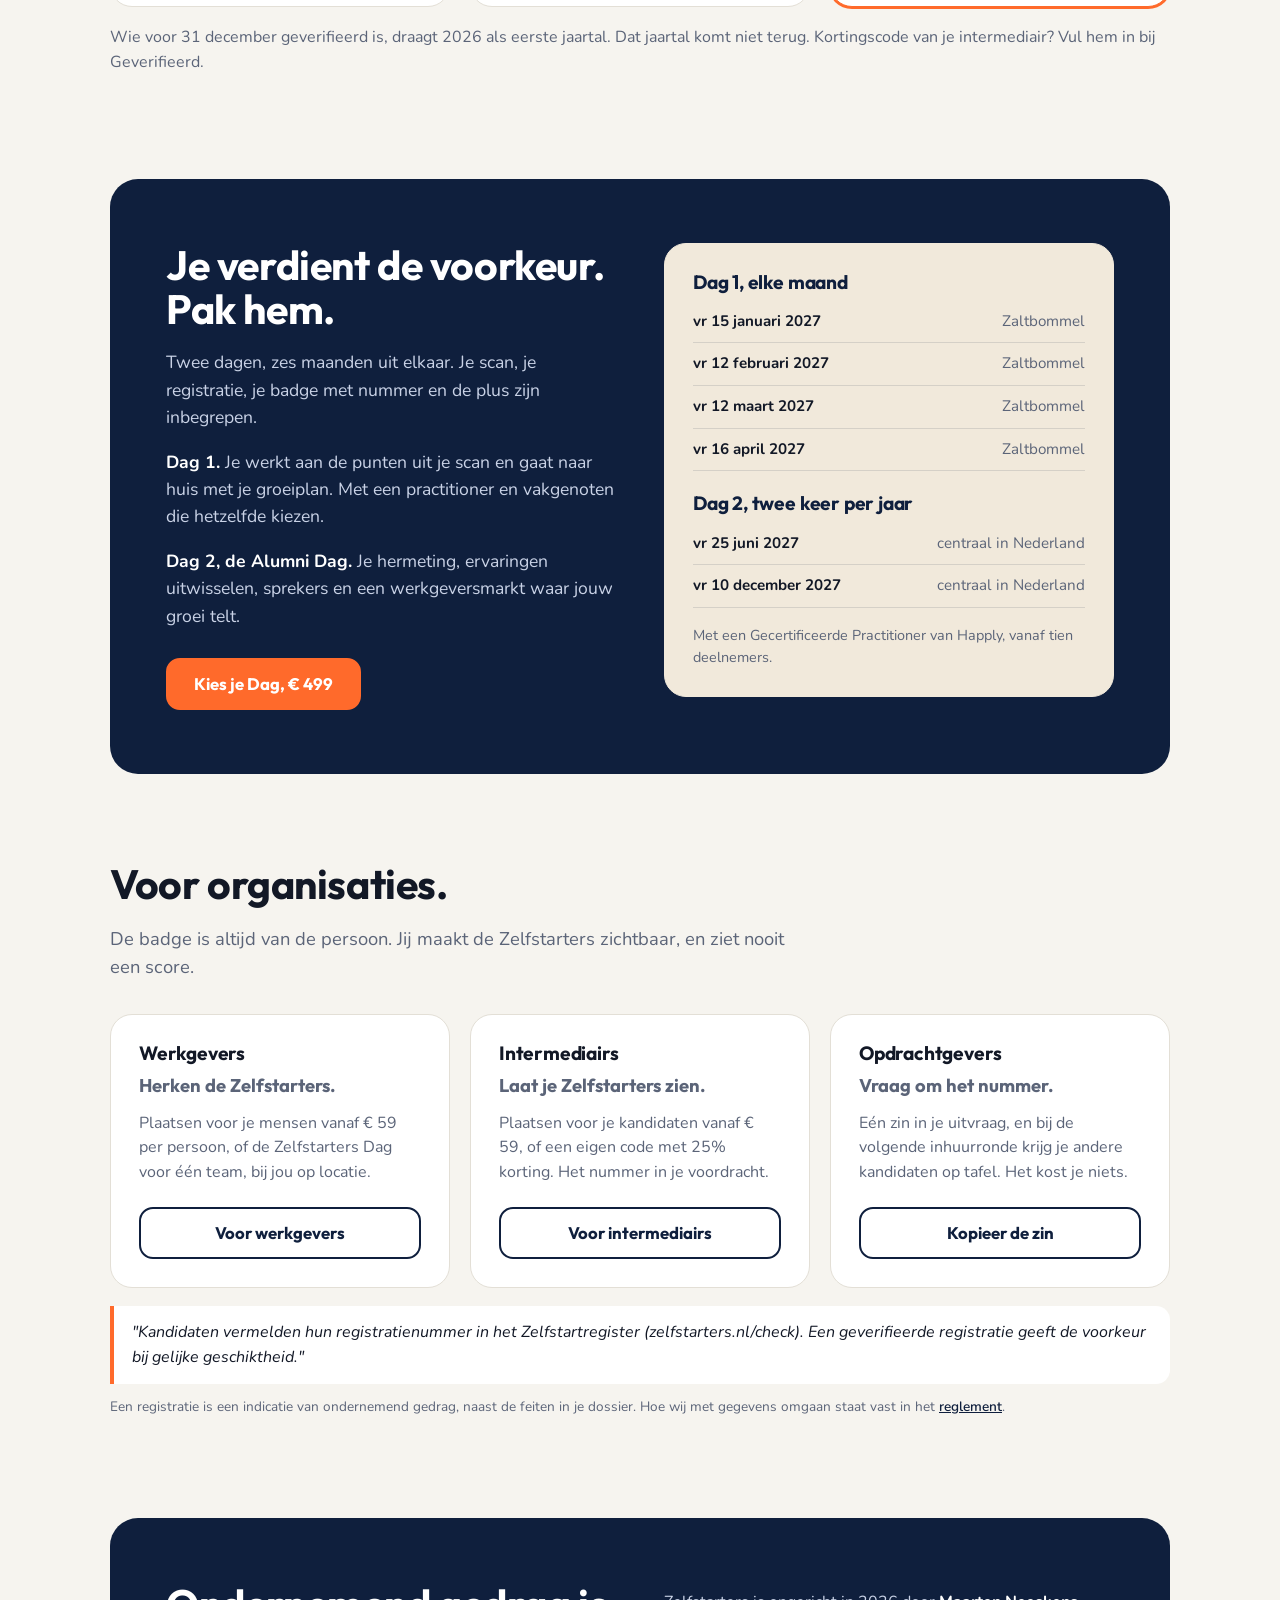
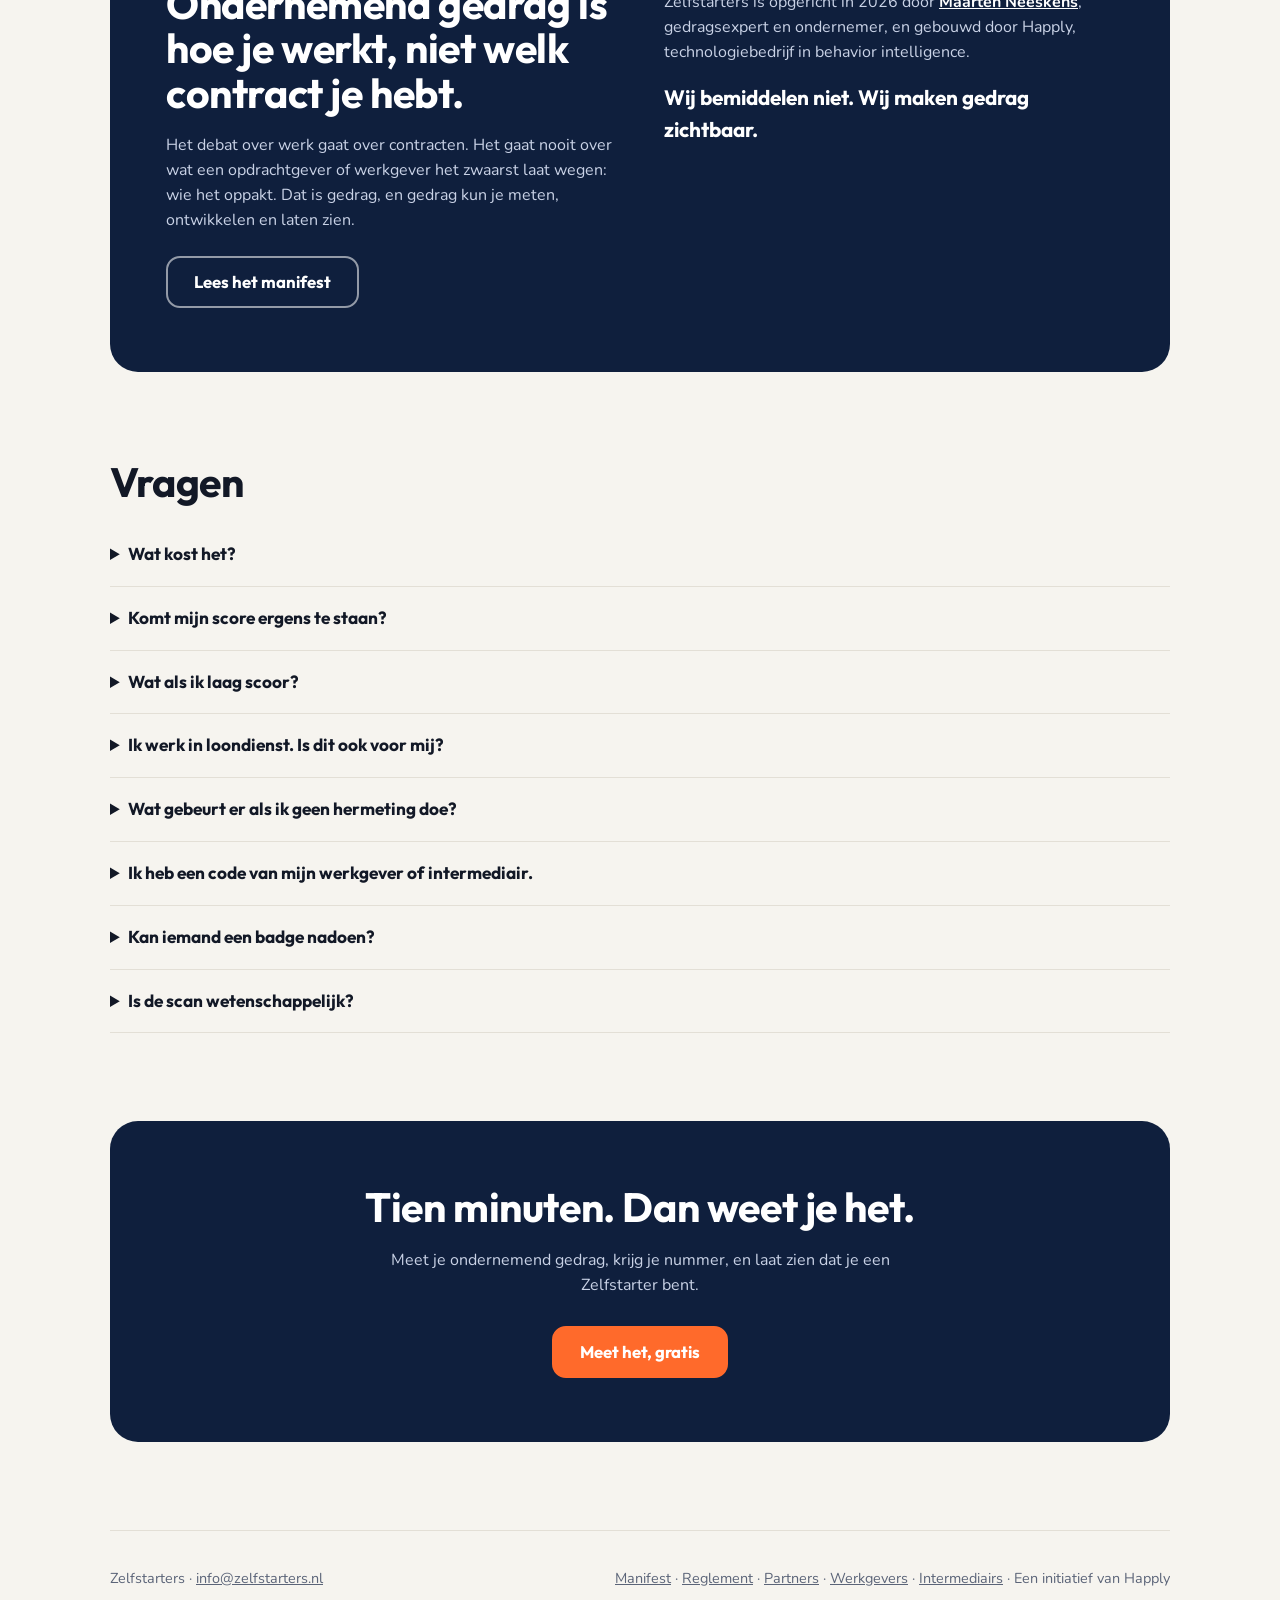
<file: check.html>
<!doctype html>
<html lang="nl">
<head>
<meta charset="utf-8">
<meta name="viewport" content="width=device-width, initial-scale=1">
<title>Controleer een registratie · Zelfstarters</title>
<meta name="robots" content="noindex">
<link rel="icon" href="/icoon-256.png">
<script>location.replace("/" + location.search + "#check");</script>
<noscript><meta http-equiv="refresh" content="0; url=/#check"></noscript>
</head>
<body style="font-family:system-ui,sans-serif;padding:40px;color:#121826">
<p>Je wordt doorgestuurd naar de controle. Gebeurt dat niet, <a href="/#check">klik dan hier</a>.</p>
</body>
</html>
</file>
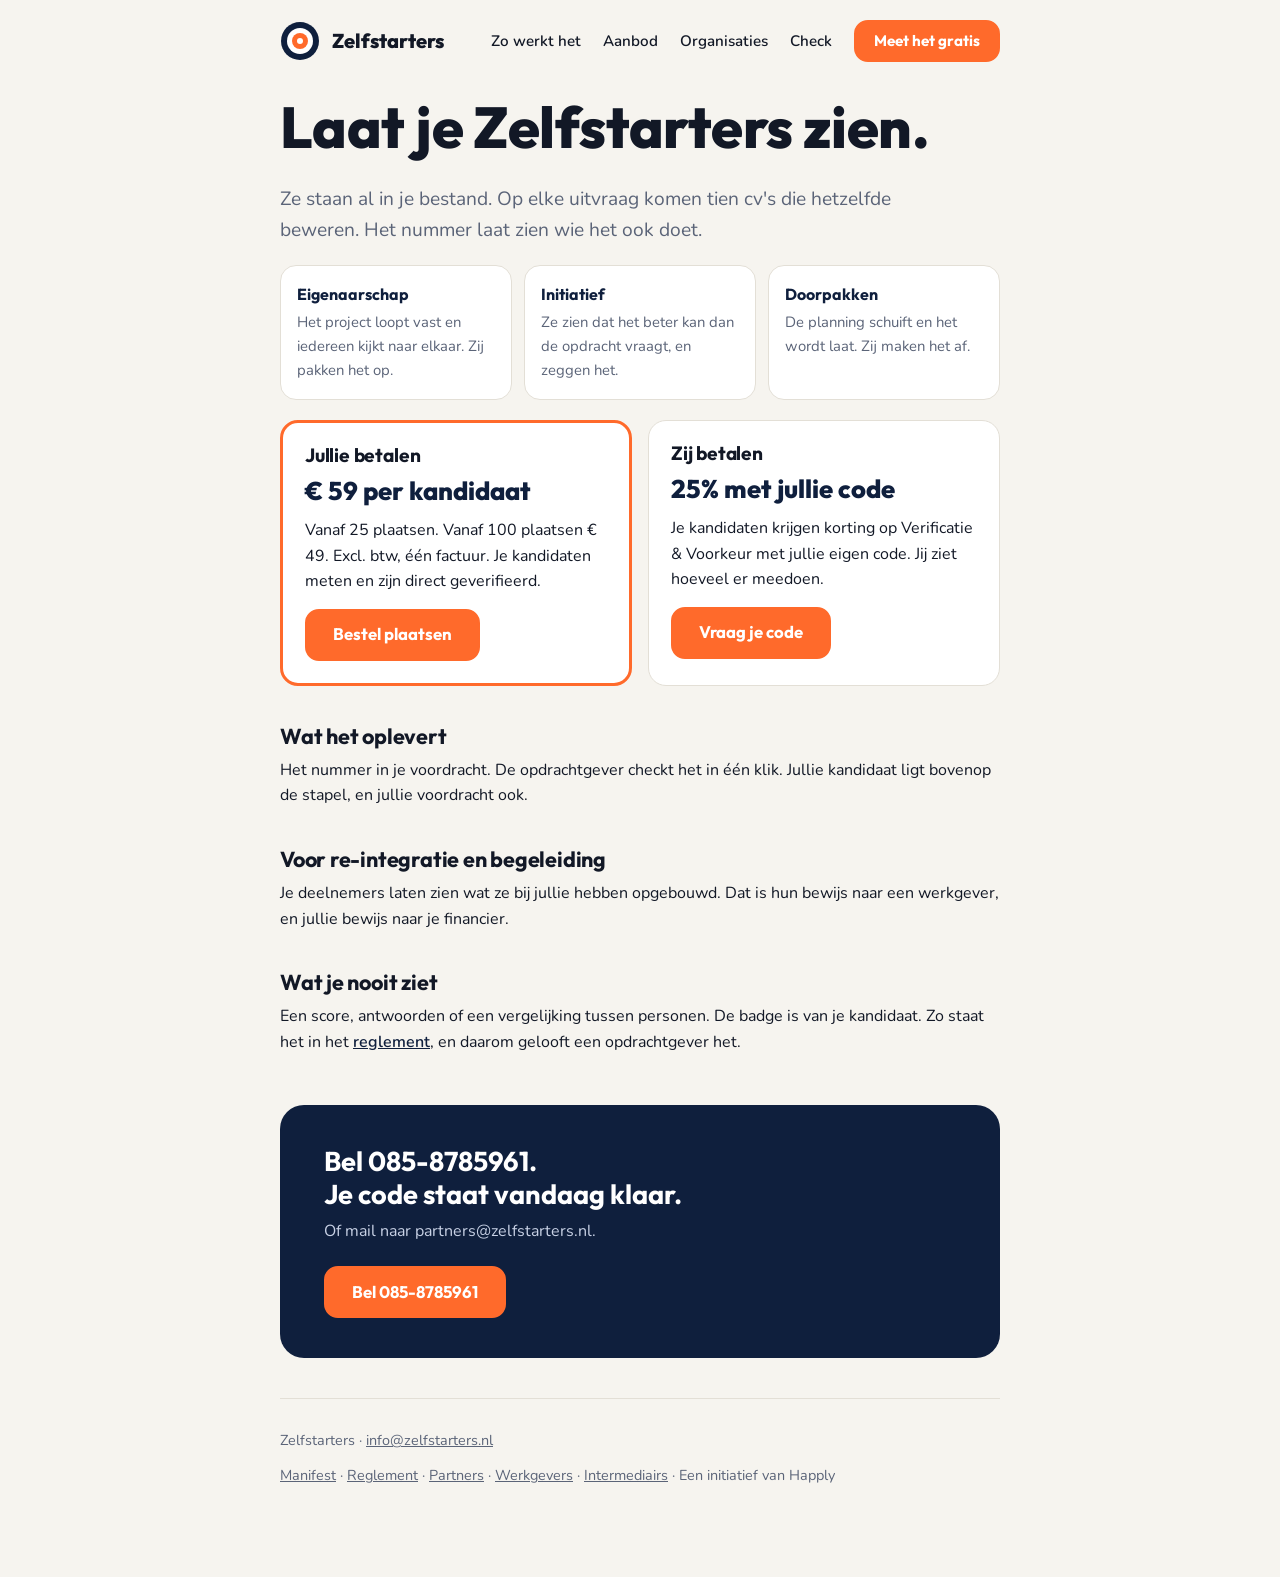
<file: intermediairs.html>
<!doctype html>
<html lang="nl">
<head>
<meta charset="utf-8">
<meta name="viewport" content="width=device-width, initial-scale=1">
<title>Intermediairs · Zelfstarters</title>
<meta name="description" content="Laat je Zelfstarters zien. Plaatsen voor je kandidaten of een eigen kortingscode, het nummer in je voordracht.">
<link rel="icon" type="image/png" href="/icoon-256.png">
<link rel="preconnect" href="https://fonts.googleapis.com">
<link href="https://fonts.googleapis.com/css2?family=Outfit:wght@500;700;800&family=Nunito:wght@400;600;700&display=swap" rel="stylesheet">
<link rel="stylesheet" href="_pagina.css">
<style>
.twee{display:grid;grid-template-columns:1fr 1fr;gap:16px;margin:20px 0}
.vak{background:#fff;border:1px solid var(--line);border-radius:18px;padding:22px}
.vak.hi{border:3px solid var(--orange)}
.vak h2{margin:0 0 .3em;font-size:1.2rem}
.vak .p{font-family:Outfit,sans-serif;font-weight:800;font-size:1.6rem;color:var(--navy)}
.drie{display:grid;grid-template-columns:repeat(3,1fr);gap:12px;margin:18px 0 8px}
.drie div{background:#fff;border:1px solid var(--line);border-radius:16px;padding:16px}
.drie b{display:block;font-family:Outfit,sans-serif;color:var(--navy);margin-bottom:4px}
.drie p{margin:0;color:var(--muted);font-size:.93rem}
@media(max-width:700px){.twee,.drie{grid-template-columns:1fr}}
</style>
</head>
<body>
<div class="wrap">
<header>
  <a class="brand" href="/">
    <svg width="40" height="40" viewBox="0 0 40 40" aria-hidden="true"><circle cx="20" cy="20" r="19" fill="#0f1f3d"/><circle cx="20" cy="20" r="13" fill="#fff"/><circle cx="20" cy="20" r="8" fill="#ff6a2b"/><circle cx="20" cy="20" r="3" fill="#fff"/></svg>
    <span>Zelfstarters<small>Het register voor ondernemend gedrag</small></span>
  </a>
  <nav><a href="/#hoe">Zo werkt het</a><a href="/#aanbod">Aanbod</a><a href="/#organisaties">Organisaties</a><a href="/#check">Check</a><a class="btn klein" href="/#aanbod">Meet het gratis</a></nav>
</header>

<h1>Laat je Zelfstarters zien.</h1>
<p class="lead">Ze staan al in je bestand. Op elke uitvraag komen tien cv's die hetzelfde beweren. Het nummer laat zien wie het ook doet.</p>
<div class="drie">
  <div><b>Eigenaarschap</b><p>Het project loopt vast en iedereen kijkt naar elkaar. Zij pakken het op.</p></div>
  <div><b>Initiatief</b><p>Ze zien dat het beter kan dan de opdracht vraagt, en zeggen het.</p></div>
  <div><b>Doorpakken</b><p>De planning schuift en het wordt laat. Zij maken het af.</p></div>
</div>

<div class="twee">
  <div class="vak hi">
    <h2>Jullie betalen</h2>
    <div class="p">€ 59 per kandidaat</div>
    <p class="m" style="margin:6px 0 14px">Vanaf 25 plaatsen. Vanaf 100 plaatsen € 49. Excl. btw, één factuur. Je kandidaten meten en zijn direct geverifieerd.</p>
    <a class="btn" href="mailto:partners@zelfstarters.nl?subject=Plaatsen%20voor%20onze%20kandidaten&body=Organisatie%3A%0AAantal%20plaatsen%3A%0AContactpersoon%3A%0AFactuuradres%3A">Bestel plaatsen</a>
  </div>
  <div class="vak">
    <h2>Zij betalen</h2>
    <div class="p">25% met jullie code</div>
    <p class="m" style="margin:6px 0 14px">Je kandidaten krijgen korting op Verificatie &amp; Voorkeur met jullie eigen code. Jij ziet hoeveel er meedoen.</p>
    <a class="btn" href="mailto:partners@zelfstarters.nl?subject=Kortingscode%20aanvragen">Vraag je code</a>
  </div>
</div>

<h2>Wat het oplevert</h2>
<p>Het nummer in je voordracht. De opdrachtgever checkt het in één klik. Jullie kandidaat ligt bovenop de stapel, en jullie voordracht ook.</p>

<h2>Voor re-integratie en begeleiding</h2>
<p>Je deelnemers laten zien wat ze bij jullie hebben opgebouwd. Dat is hun bewijs naar een werkgever, en jullie bewijs naar je financier.</p>

<h2>Wat je nooit ziet</h2>
<p>Een score, antwoorden of een vergelijking tussen personen. De badge is van je kandidaat. Zo staat het in het <a href="/reglement" style="color:var(--navy);font-weight:600">reglement</a>, en daarom gelooft een opdrachtgever het.</p>

<div class="slot">
  <p class="stelling">Bel 085-8785961.<br>Je code staat vandaag klaar.</p>
  <p style="margin-bottom:22px">Of mail naar partners@zelfstarters.nl.</p>
  <a class="btn" href="tel:+31858785961">Bel 085-8785961</a>
</div>

<footer>
  <span>Zelfstarters · <a href="mailto:info@zelfstarters.nl">info@zelfstarters.nl</a></span>
  <span><a href="/manifest">Manifest</a> · <a href="/reglement">Reglement</a> · <a href="/partners">Partners</a> · <a href="/werkgevers">Werkgevers</a> · <a href="/intermediairs">Intermediairs</a> · Een initiatief van Happly</span>
</footer>
</div>
</body>
</html>
</file>
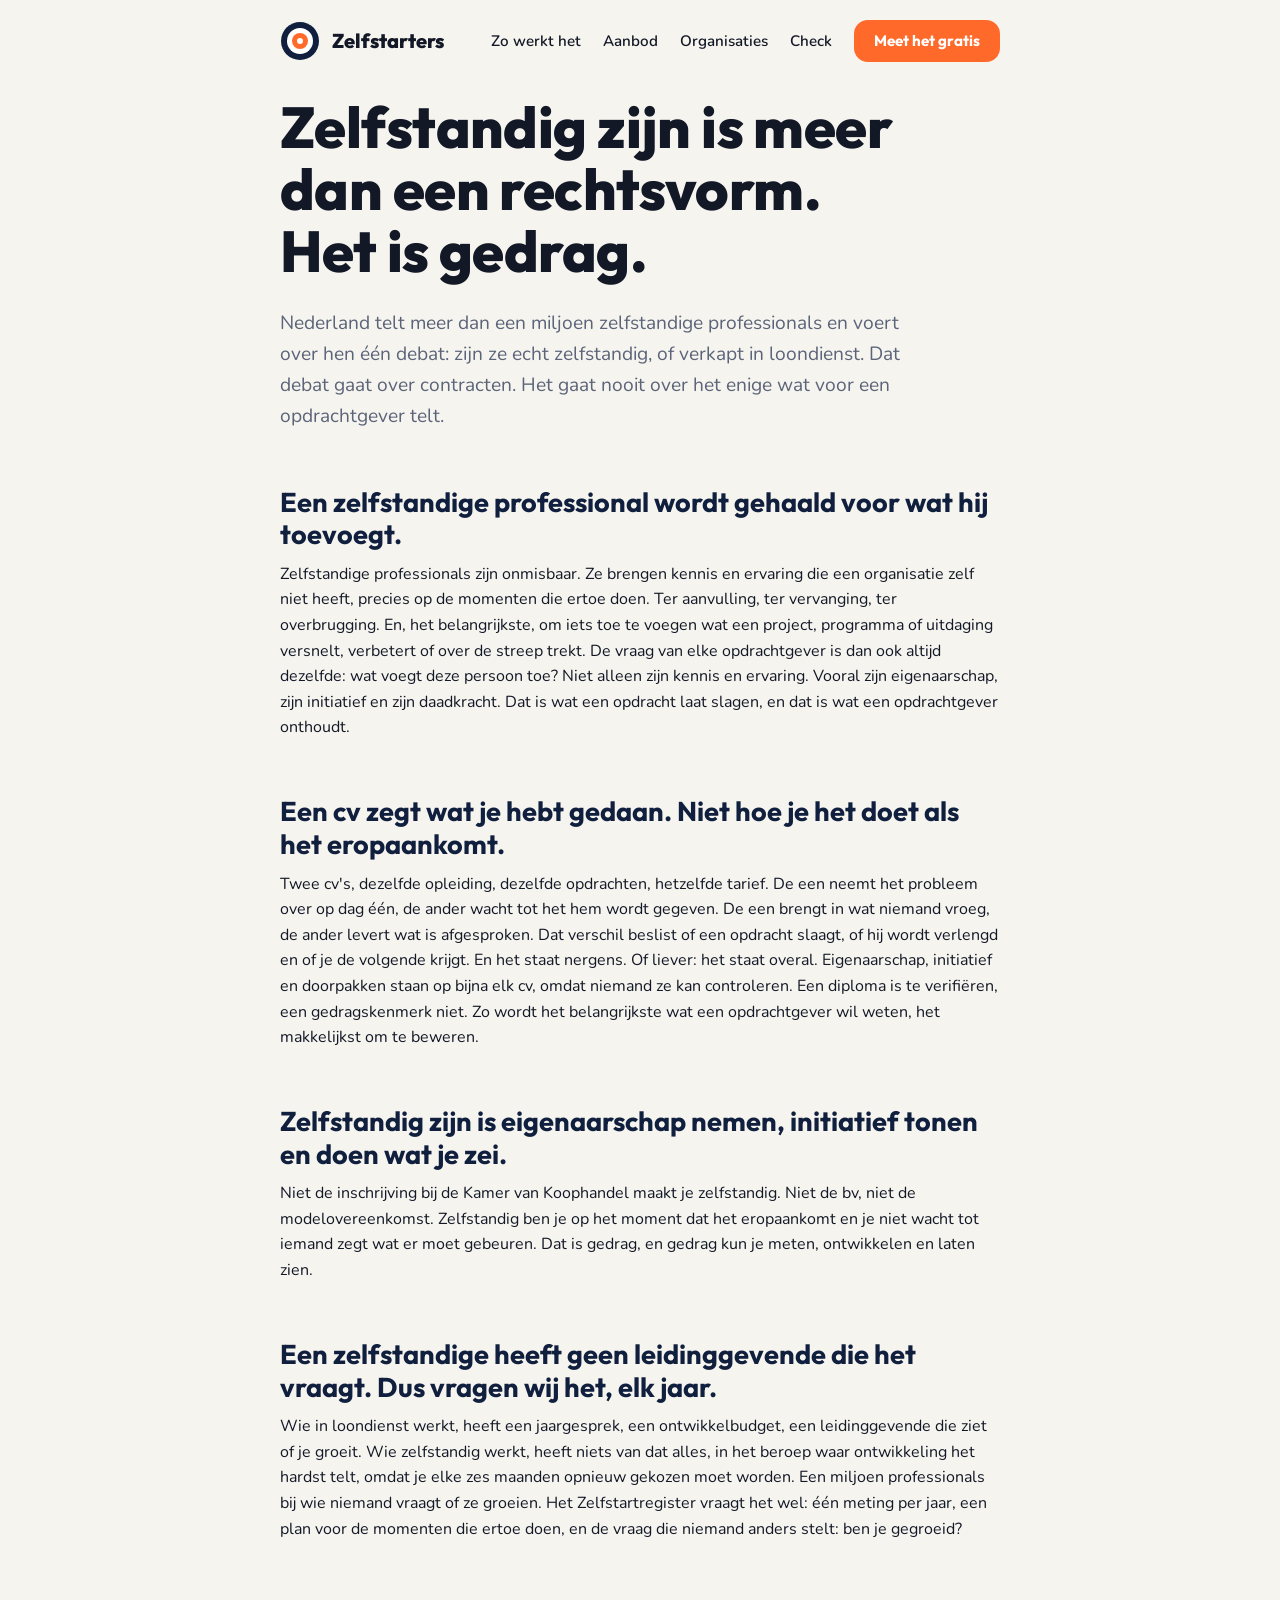
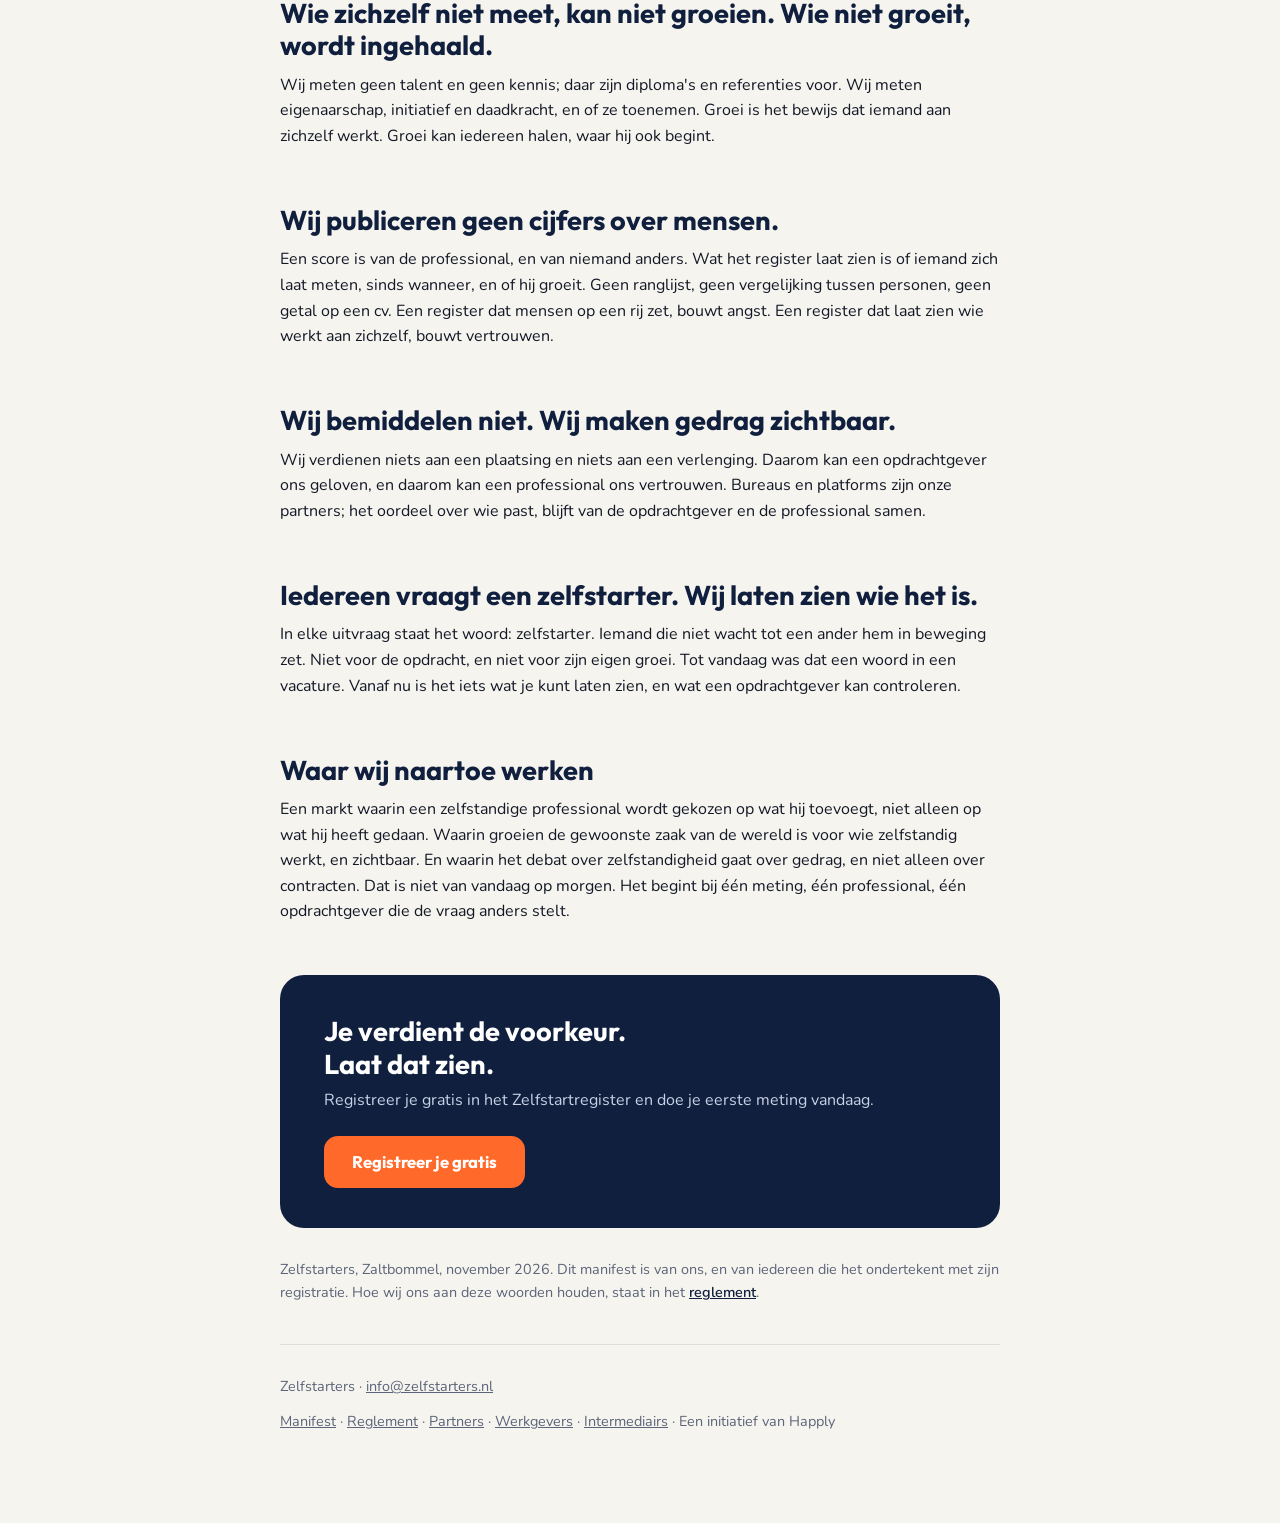
<file: manifest.html>
<!doctype html>
<html lang="nl">
<head>
<meta charset="utf-8">
<meta name="viewport" content="width=device-width, initial-scale=1">
<title>Manifest · Zelfstarters</title>
<meta name="description" content="Zelfstandig zijn is meer dan een rechtsvorm. Het is gedrag. Het manifest van Zelfstarters en het Zelfstartregister.">
<link rel="icon" type="image/png" href="/icoon-256.png">
<meta property="og:type" content="article">
<meta property="og:url" content="https://zelfstarters.nl/manifest">
<meta property="og:title" content="Zelfstandig zijn is meer dan een rechtsvorm. Het is gedrag.">
<meta property="og:description" content="Het manifest van Zelfstarters: het openbaar register van professionals met ondernemend gedrag.">
<meta property="og:image" content="https://zelfstarters.nl/deelbeeld.png">
<link rel="preconnect" href="https://fonts.googleapis.com">
<link href="https://fonts.googleapis.com/css2?family=Outfit:wght@500;700;800&family=Nunito:wght@400;600;700&display=swap" rel="stylesheet">
<link rel="stylesheet" href="_pagina.css">
</head>
<body>
<div class="wrap">
<header>
  <a class="brand" href="/">
    <svg width="40" height="40" viewBox="0 0 40 40" aria-hidden="true"><circle cx="20" cy="20" r="19" fill="#0f1f3d"/><circle cx="20" cy="20" r="13" fill="#fff"/><circle cx="20" cy="20" r="8" fill="#ff6a2b"/><circle cx="20" cy="20" r="3" fill="#fff"/></svg>
    <span>Zelfstarters<small>Zelfstartregister voor zelfstandige professionals</small></span>
  </a>
  <nav><a href="/#hoe">Zo werkt het</a><a href="/#aanbod">Aanbod</a><a href="/#organisaties">Organisaties</a><a href="/#check">Check</a><a class="btn klein" href="/#aanbod">Meet het gratis</a></nav>
</header>

<h1>Zelfstandig zijn is meer dan een rechtsvorm.<br>Het is gedrag.</h1>
<p class="lead">Nederland telt meer dan een miljoen zelfstandige professionals en voert over hen één debat: zijn ze echt zelfstandig, of verkapt in loondienst. Dat debat gaat over contracten. Het gaat nooit over het enige wat voor een opdrachtgever telt.</p>

<p class="stelling">Een zelfstandige professional wordt gehaald voor wat hij toevoegt.</p>
<p>Zelfstandige professionals zijn onmisbaar. Ze brengen kennis en ervaring die een organisatie zelf niet heeft, precies op de momenten die ertoe doen. Ter aanvulling, ter vervanging, ter overbrugging. En, het belangrijkste, om iets toe te voegen wat een project, programma of uitdaging versnelt, verbetert of over de streep trekt. De vraag van elke opdrachtgever is dan ook altijd dezelfde: wat voegt deze persoon toe? Niet alleen zijn kennis en ervaring. Vooral zijn eigenaarschap, zijn initiatief en zijn daadkracht. Dat is wat een opdracht laat slagen, en dat is wat een opdrachtgever onthoudt.</p>

<p class="stelling">Een cv zegt wat je hebt gedaan. Niet hoe je het doet als het eropaankomt.</p>
<p>Twee cv's, dezelfde opleiding, dezelfde opdrachten, hetzelfde tarief. De een neemt het probleem over op dag één, de ander wacht tot het hem wordt gegeven. De een brengt in wat niemand vroeg, de ander levert wat is afgesproken. Dat verschil beslist of een opdracht slaagt, of hij wordt verlengd en of je de volgende krijgt. En het staat nergens. Of liever: het staat overal. Eigenaarschap, initiatief en doorpakken staan op bijna elk cv, omdat niemand ze kan controleren. Een diploma is te verifiëren, een gedragskenmerk niet. Zo wordt het belangrijkste wat een opdrachtgever wil weten, het makkelijkst om te beweren.</p>

<p class="stelling">Zelfstandig zijn is eigenaarschap nemen, initiatief tonen en doen wat je zei.</p>
<p>Niet de inschrijving bij de Kamer van Koophandel maakt je zelfstandig. Niet de bv, niet de modelovereenkomst. Zelfstandig ben je op het moment dat het eropaankomt en je niet wacht tot iemand zegt wat er moet gebeuren. Dat is gedrag, en gedrag kun je meten, ontwikkelen en laten zien.</p>

<p class="stelling">Een zelfstandige heeft geen leidinggevende die het vraagt. Dus vragen wij het, elk jaar.</p>
<p>Wie in loondienst werkt, heeft een jaargesprek, een ontwikkelbudget, een leidinggevende die ziet of je groeit. Wie zelfstandig werkt, heeft niets van dat alles, in het beroep waar ontwikkeling het hardst telt, omdat je elke zes maanden opnieuw gekozen moet worden. Een miljoen professionals bij wie niemand vraagt of ze groeien. Het Zelfstartregister vraagt het wel: één meting per jaar, een plan voor de momenten die ertoe doen, en de vraag die niemand anders stelt: ben je gegroeid?</p>

<p class="stelling">Wie zichzelf niet meet, kan niet groeien. Wie niet groeit, wordt ingehaald.</p>
<p>Wij meten geen talent en geen kennis; daar zijn diploma's en referenties voor. Wij meten eigenaarschap, initiatief en daadkracht, en of ze toenemen. Groei is het bewijs dat iemand aan zichzelf werkt. Groei kan iedereen halen, waar hij ook begint.</p>

<p class="stelling">Wij publiceren geen cijfers over mensen.</p>
<p>Een score is van de professional, en van niemand anders. Wat het register laat zien is of iemand zich laat meten, sinds wanneer, en of hij groeit. Geen ranglijst, geen vergelijking tussen personen, geen getal op een cv. Een register dat mensen op een rij zet, bouwt angst. Een register dat laat zien wie werkt aan zichzelf, bouwt vertrouwen.</p>

<p class="stelling">Wij bemiddelen niet. Wij maken gedrag zichtbaar.</p>
<p>Wij verdienen niets aan een plaatsing en niets aan een verlenging. Daarom kan een opdrachtgever ons geloven, en daarom kan een professional ons vertrouwen. Bureaus en platforms zijn onze partners; het oordeel over wie past, blijft van de opdrachtgever en de professional samen.</p>

<p class="stelling">Iedereen vraagt een zelfstarter. Wij laten zien wie het is.</p>
<p>In elke uitvraag staat het woord: zelfstarter. Iemand die niet wacht tot een ander hem in beweging zet. Niet voor de opdracht, en niet voor zijn eigen groei. Tot vandaag was dat een woord in een vacature. Vanaf nu is het iets wat je kunt laten zien, en wat een opdrachtgever kan controleren.</p>

<p class="stelling">Waar wij naartoe werken</p>
<p>Een markt waarin een zelfstandige professional wordt gekozen op wat hij toevoegt, niet alleen op wat hij heeft gedaan. Waarin groeien de gewoonste zaak van de wereld is voor wie zelfstandig werkt, en zichtbaar. En waarin het debat over zelfstandigheid gaat over gedrag, en niet alleen over contracten. Dat is niet van vandaag op morgen. Het begint bij één meting, één professional, één opdrachtgever die de vraag anders stelt.</p>

<div class="slot">
  <p class="stelling">Je verdient de voorkeur.<br>Laat dat zien.</p>
  <p style="margin-bottom:22px">Registreer je gratis in het Zelfstartregister en doe je eerste meting vandaag.</p>
  <a class="btn" href="/#lid">Registreer je gratis</a>
</div>

<p class="meta">Zelfstarters, Zaltbommel, november 2026. Dit manifest is van ons, en van iedereen die het ondertekent met zijn registratie. Hoe wij ons aan deze woorden houden, staat in het <a href="/reglement" style="color:var(--navy);font-weight:600">reglement</a>.</p>

<footer>
  <span>Zelfstarters · <a href="mailto:info@zelfstarters.nl">info@zelfstarters.nl</a></span>
  <span><a href="/manifest">Manifest</a> · <a href="/reglement">Reglement</a> · <a href="/partners">Partners</a> · <a href="/werkgevers">Werkgevers</a> · <a href="/intermediairs">Intermediairs</a> · Een initiatief van Happly</span>
</footer>
</div>
</body>
</html>
</file>
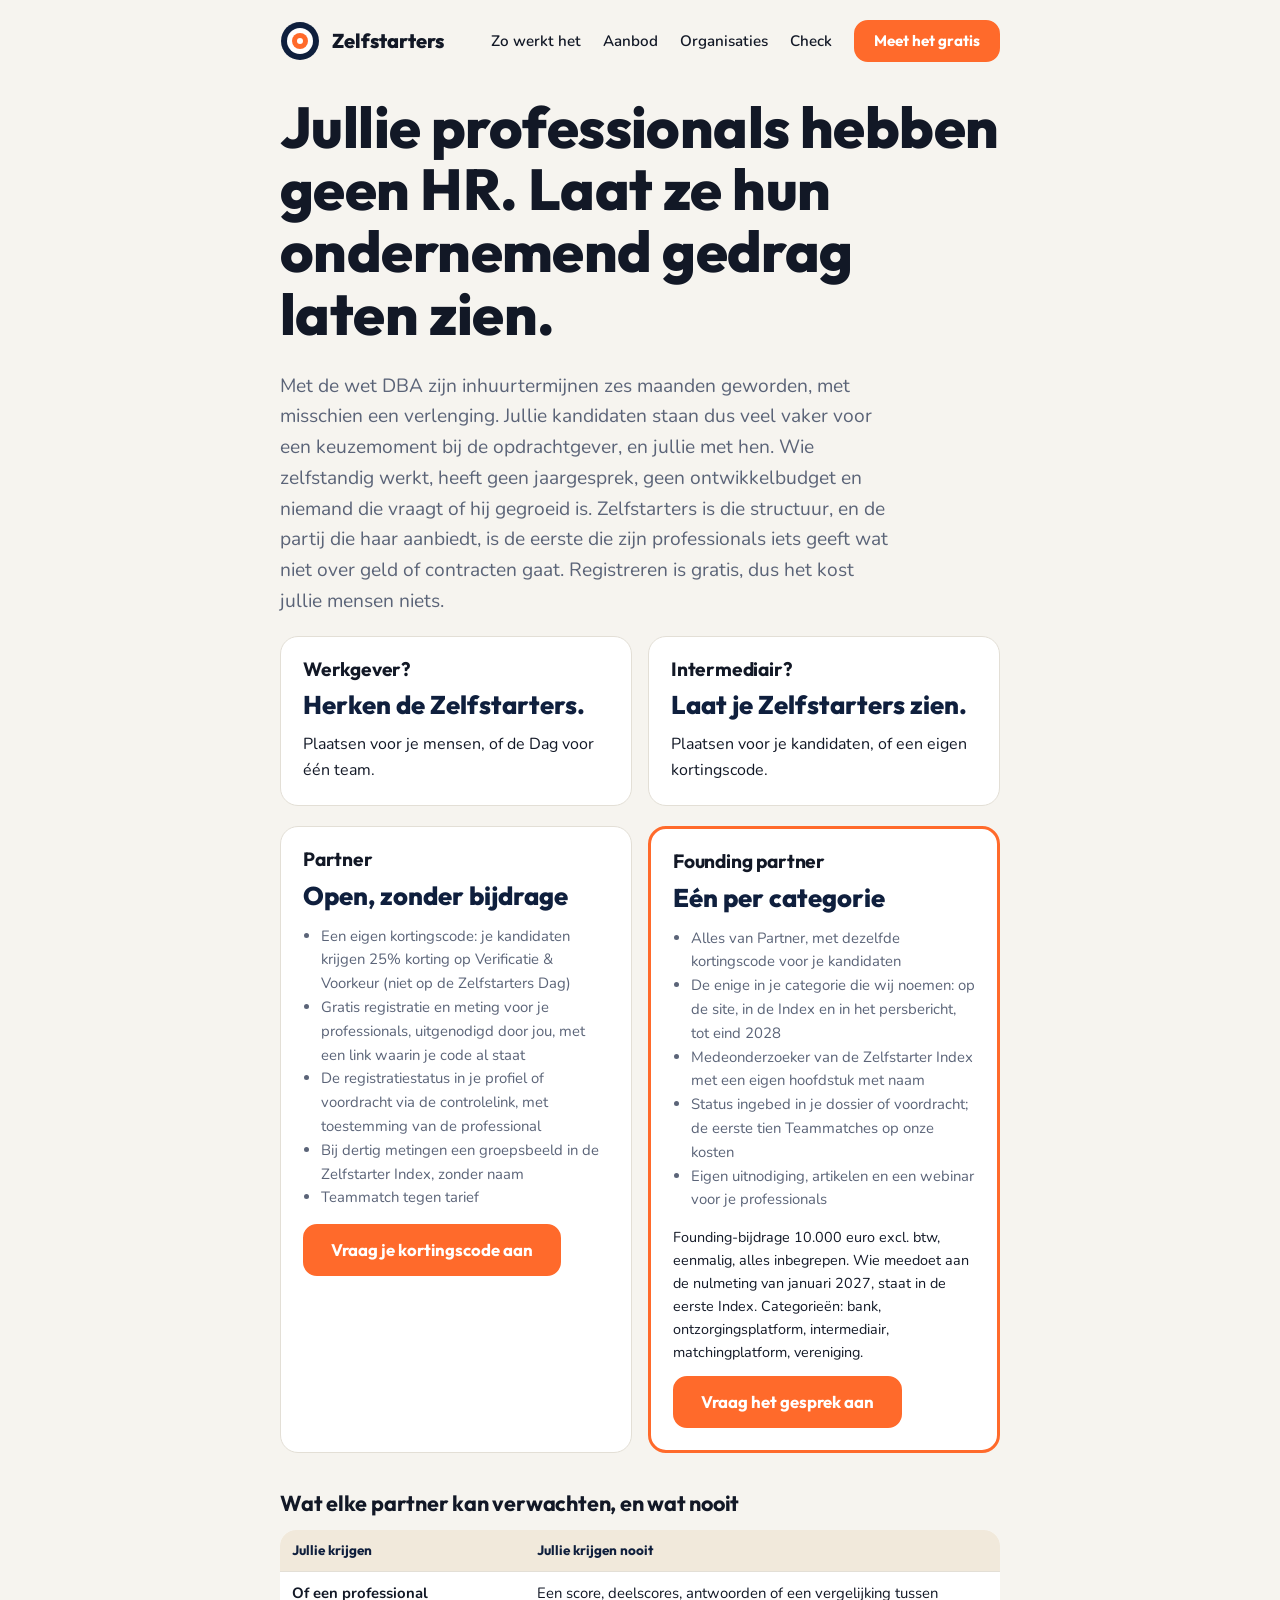
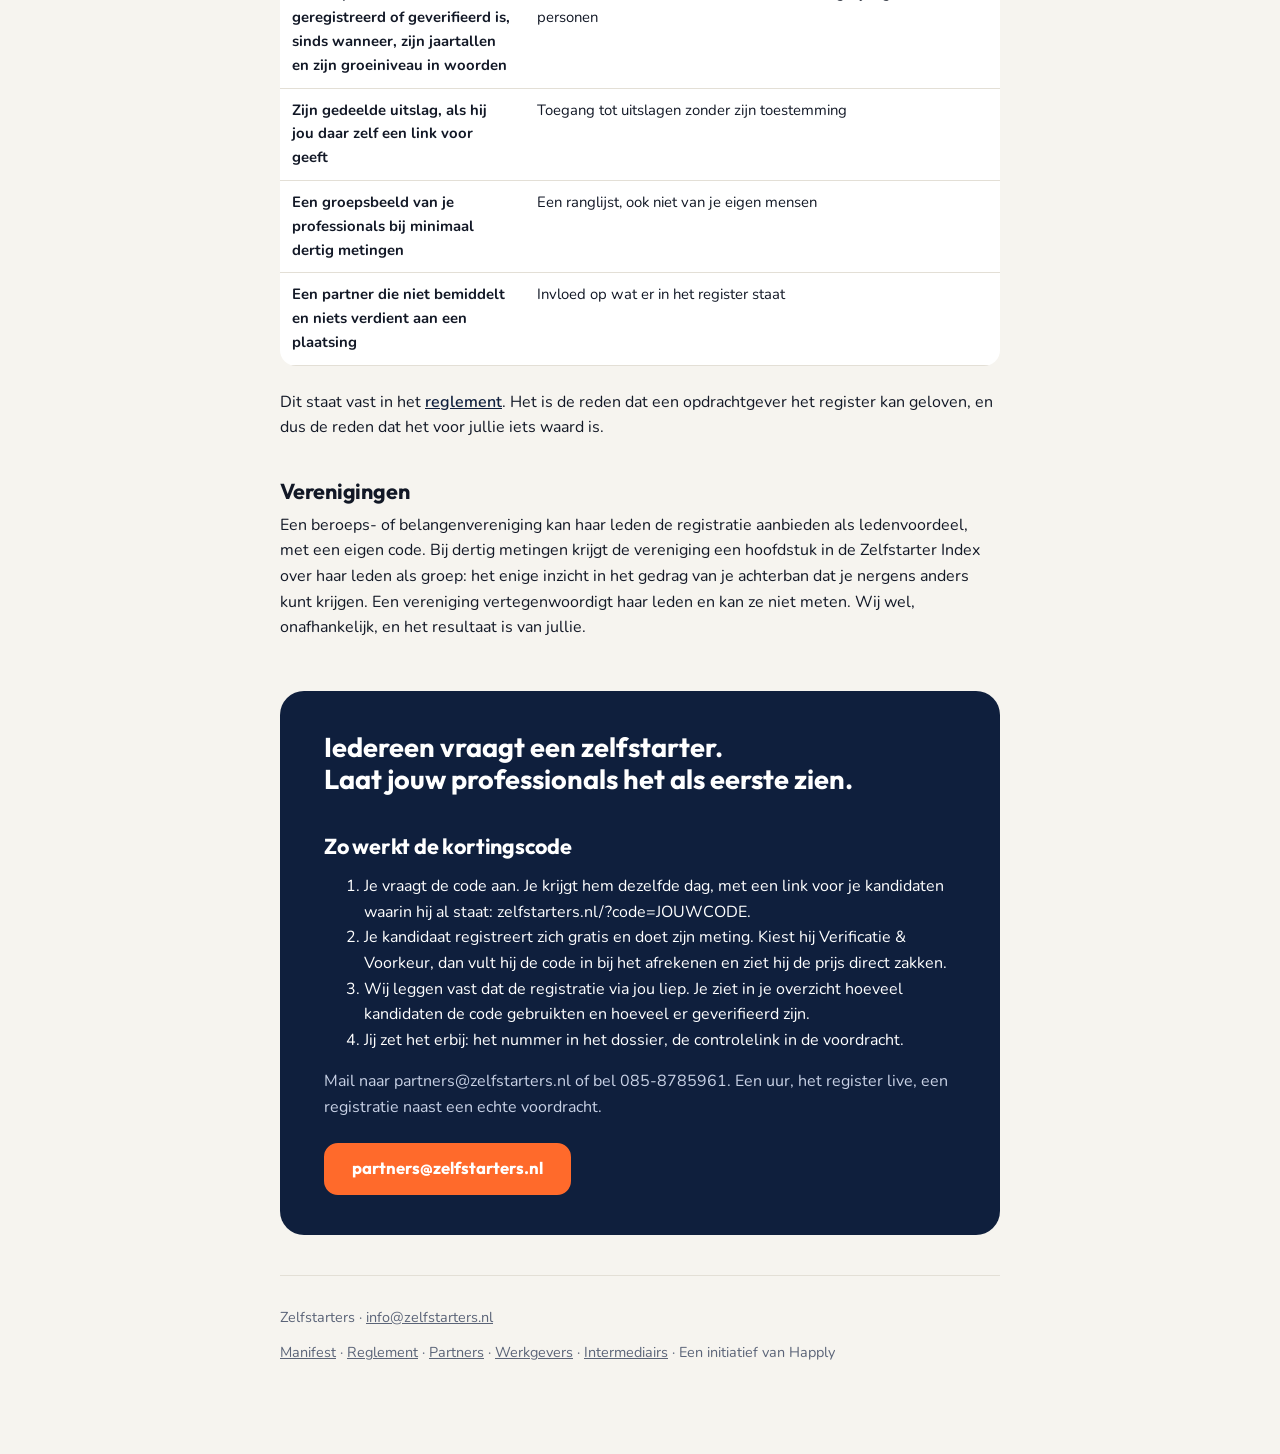
<file: partners.html>
<!doctype html>
<html lang="nl">
<head>
<meta charset="utf-8">
<meta name="viewport" content="width=device-width, initial-scale=1">
<title>Partners · Zelfstarters</title>
<meta name="description" content="Voor bureaus, platforms en verenigingen: laat je professionals registreren op ondernemend gedrag. Open partnerschap zonder bijdrage, en één founding partner per categorie.">
<link rel="icon" type="image/png" href="/icoon-256.png">
<link rel="preconnect" href="https://fonts.googleapis.com">
<link href="https://fonts.googleapis.com/css2?family=Outfit:wght@500;700;800&family=Nunito:wght@400;600;700&display=swap" rel="stylesheet">
<link rel="stylesheet" href="_pagina.css">
<style>
table{border-collapse:collapse;width:100%;font-size:.93rem;margin:14px 0 24px;background:#fff;border-radius:16px;overflow:hidden}
th,td{padding:10px 12px;border-bottom:1px solid var(--line);text-align:left;vertical-align:top}
th{background:var(--sand);font-family:Outfit,sans-serif;font-size:.85rem;color:var(--navy)}
td:first-child{font-weight:700;width:34%}
.twee{display:grid;grid-template-columns:1fr 1fr;gap:16px;margin:20px 0}
.vak{background:#fff;border:1px solid var(--line);border-radius:18px;padding:22px}
.vak.hi{border:3px solid var(--orange)}
.vak h2{margin:0 0 .3em;font-size:1.2rem}
.vak .p{font-family:Outfit,sans-serif;font-weight:800;font-size:1.6rem;color:var(--navy)}
.vak ul{padding-left:18px;color:var(--muted);font-size:.93rem;margin:8px 0 14px}
@media(max-width:700px){.twee{grid-template-columns:1fr}}
</style>
</head>
<body>
<div class="wrap">
<header>
  <a class="brand" href="/">
    <svg width="40" height="40" viewBox="0 0 40 40" aria-hidden="true"><circle cx="20" cy="20" r="19" fill="#0f1f3d"/><circle cx="20" cy="20" r="13" fill="#fff"/><circle cx="20" cy="20" r="8" fill="#ff6a2b"/><circle cx="20" cy="20" r="3" fill="#fff"/></svg>
    <span>Zelfstarters<small>Het register voor ondernemend gedrag</small></span>
  </a>
  <nav><a href="/#hoe">Zo werkt het</a><a href="/#aanbod">Aanbod</a><a href="/#organisaties">Organisaties</a><a href="/#check">Check</a><a class="btn klein" href="/#aanbod">Meet het gratis</a></nav>
</header>

<h1>Jullie professionals hebben geen HR. Laat ze hun ondernemend gedrag laten zien.</h1>
<p class="lead">Met de wet DBA zijn inhuurtermijnen zes maanden geworden, met misschien een verlenging. Jullie kandidaten staan dus veel vaker voor een keuzemoment bij de opdrachtgever, en jullie met hen. Wie zelfstandig werkt, heeft geen jaargesprek, geen ontwikkelbudget en niemand die vraagt of hij gegroeid is. Zelfstarters is die structuur, en de partij die haar aanbiedt, is de eerste die zijn professionals iets geeft wat niet over geld of contracten gaat. Registreren is gratis, dus het kost jullie mensen niets.</p>

<div class="twee" style="margin-top:6px">
  <a class="vak" href="/werkgevers" style="text-decoration:none;color:inherit"><h2>Werkgever?</h2><div class="p">Herken de Zelfstarters.</div><p class="m" style="margin:6px 0 0">Plaatsen voor je mensen, of de Dag voor één team.</p></a>
  <a class="vak" href="/intermediairs" style="text-decoration:none;color:inherit"><h2>Intermediair?</h2><div class="p">Laat je Zelfstarters zien.</div><p class="m" style="margin:6px 0 0">Plaatsen voor je kandidaten, of een eigen kortingscode.</p></a>
</div>

<div class="twee">
  <div class="vak">
    <h2>Partner</h2>
    <div class="p">Open, zonder bijdrage</div>
    <ul>
      <li>Een eigen kortingscode: je kandidaten krijgen 25% korting op Verificatie &amp; Voorkeur (niet op de Zelfstarters Dag)</li>
      <li>Gratis registratie en meting voor je professionals, uitgenodigd door jou, met een link waarin je code al staat</li>
      <li>De registratiestatus in je profiel of voordracht via de controlelink, met toestemming van de professional</li>
      <li>Bij dertig metingen een groepsbeeld in de Zelfstarter Index, zonder naam</li>
      <li>Teammatch tegen tarief</li>
    </ul>
    <a class="btn" href="mailto:partners@zelfstarters.nl?subject=Partner%20worden%2C%20kortingscode%20aanvragen&body=Naam%20organisatie%3A%0AContactpersoon%3A%0AE-mail%3A%0ACategorie%20(bureau%2C%20platform%2C%20vereniging%2C%20anders)%3A">Vraag je kortingscode aan</a>
  </div>
  <div class="vak hi">
    <h2>Founding partner</h2>
    <div class="p">Eén per categorie</div>
    <ul>
      <li>Alles van Partner, met dezelfde kortingscode voor je kandidaten</li>
      <li>De enige in je categorie die wij noemen: op de site, in de Index en in het persbericht, tot eind 2028</li>
      <li>Medeonderzoeker van de Zelfstarter Index met een eigen hoofdstuk met naam</li>
      <li>Status ingebed in je dossier of voordracht; de eerste tien Teammatches op onze kosten</li>
      <li>Eigen uitnodiging, artikelen en een webinar voor je professionals</li>
    </ul>
    <div class="m" style="font-size:.9rem;margin-bottom:12px">Founding-bijdrage 10.000 euro excl. btw, eenmalig, alles inbegrepen. Wie meedoet aan de nulmeting van januari 2027, staat in de eerste Index. Categorieën: bank, ontzorgingsplatform, intermediair, matchingplatform, vereniging.</div>
    <a class="btn" href="mailto:partners@zelfstarters.nl?subject=Founding%20partner">Vraag het gesprek aan</a>
  </div>
</div>

<h2>Wat elke partner kan verwachten, en wat nooit</h2>
<table>
<tr><th>Jullie krijgen</th><th>Jullie krijgen nooit</th></tr>
<tr><td>Of een professional geregistreerd of geverifieerd is, sinds wanneer, zijn jaartallen en zijn groeiniveau in woorden</td><td>Een score, deelscores, antwoorden of een vergelijking tussen personen</td></tr>
<tr><td>Zijn gedeelde uitslag, als hij jou daar zelf een link voor geeft</td><td>Toegang tot uitslagen zonder zijn toestemming</td></tr>
<tr><td>Een groepsbeeld van je professionals bij minimaal dertig metingen</td><td>Een ranglijst, ook niet van je eigen mensen</td></tr>
<tr><td>Een partner die niet bemiddelt en niets verdient aan een plaatsing</td><td>Invloed op wat er in het register staat</td></tr>
</table>
<p class="m">Dit staat vast in het <a href="/reglement" style="color:var(--navy);font-weight:600">reglement</a>. Het is de reden dat een opdrachtgever het register kan geloven, en dus de reden dat het voor jullie iets waard is.</p>

<h2>Verenigingen</h2>
<p>Een beroeps- of belangenvereniging kan haar leden de registratie aanbieden als ledenvoordeel, met een eigen code. Bij dertig metingen krijgt de vereniging een hoofdstuk in de Zelfstarter Index over haar leden als groep: het enige inzicht in het gedrag van je achterban dat je nergens anders kunt krijgen. Een vereniging vertegenwoordigt haar leden en kan ze niet meten. Wij wel, onafhankelijk, en het resultaat is van jullie.</p>

<div class="slot">
  <p class="stelling">Iedereen vraagt een zelfstarter.<br>Laat jouw professionals het als eerste zien.</p>
  <h2>Zo werkt de kortingscode</h2>
  <ol style="max-width:640px;line-height:1.6">
    <li>Je vraagt de code aan. Je krijgt hem dezelfde dag, met een link voor je kandidaten waarin hij al staat: zelfstarters.nl/?code=JOUWCODE.</li>
    <li>Je kandidaat registreert zich gratis en doet zijn meting. Kiest hij Verificatie &amp; Voorkeur, dan vult hij de code in bij het afrekenen en ziet hij de prijs direct zakken.</li>
    <li>Wij leggen vast dat de registratie via jou liep. Je ziet in je overzicht hoeveel kandidaten de code gebruikten en hoeveel er geverifieerd zijn.</li>
    <li>Jij zet het erbij: het nummer in het dossier, de controlelink in de voordracht.</li>
  </ol>
  <p style="margin-bottom:22px">Mail naar partners@zelfstarters.nl of bel 085-8785961. Een uur, het register live, een registratie naast een echte voordracht.</p>
  <a class="btn" href="mailto:partners@zelfstarters.nl">partners@zelfstarters.nl</a>
</div>

<footer>
  <span>Zelfstarters · <a href="mailto:info@zelfstarters.nl">info@zelfstarters.nl</a></span>
  <span><a href="/manifest">Manifest</a> · <a href="/reglement">Reglement</a> · <a href="/partners">Partners</a> · <a href="/werkgevers">Werkgevers</a> · <a href="/intermediairs">Intermediairs</a> · Een initiatief van Happly</span>
</footer>
</div>
<script>
(function(){
  // Terug van Mollie na het betalen van een tegoed.
  const code = (new URLSearchParams(location.search).get("tegoed") || "").replace(/[^A-Z0-9-]/gi, "").toUpperCase();
  if (!code) return;
  const h = document.querySelector("h1"); if (!h) return;
  const d = document.createElement("div");
  d.style.cssText = "background:#0f1f3d;color:#fff;border-radius:18px;padding:20px 24px;margin:0 0 24px;font-size:1.05rem";
  d.innerHTML = "Dank je. Zodra de betaling binnen is, werkt code <b style=\"color:#ff6a2b\">" + code + "</b> en staan de code, de link voor je mensen en de factuur in je mail.";
  h.parentNode.insertBefore(d, h);
})();
</script>
</body>
</html>
</file>
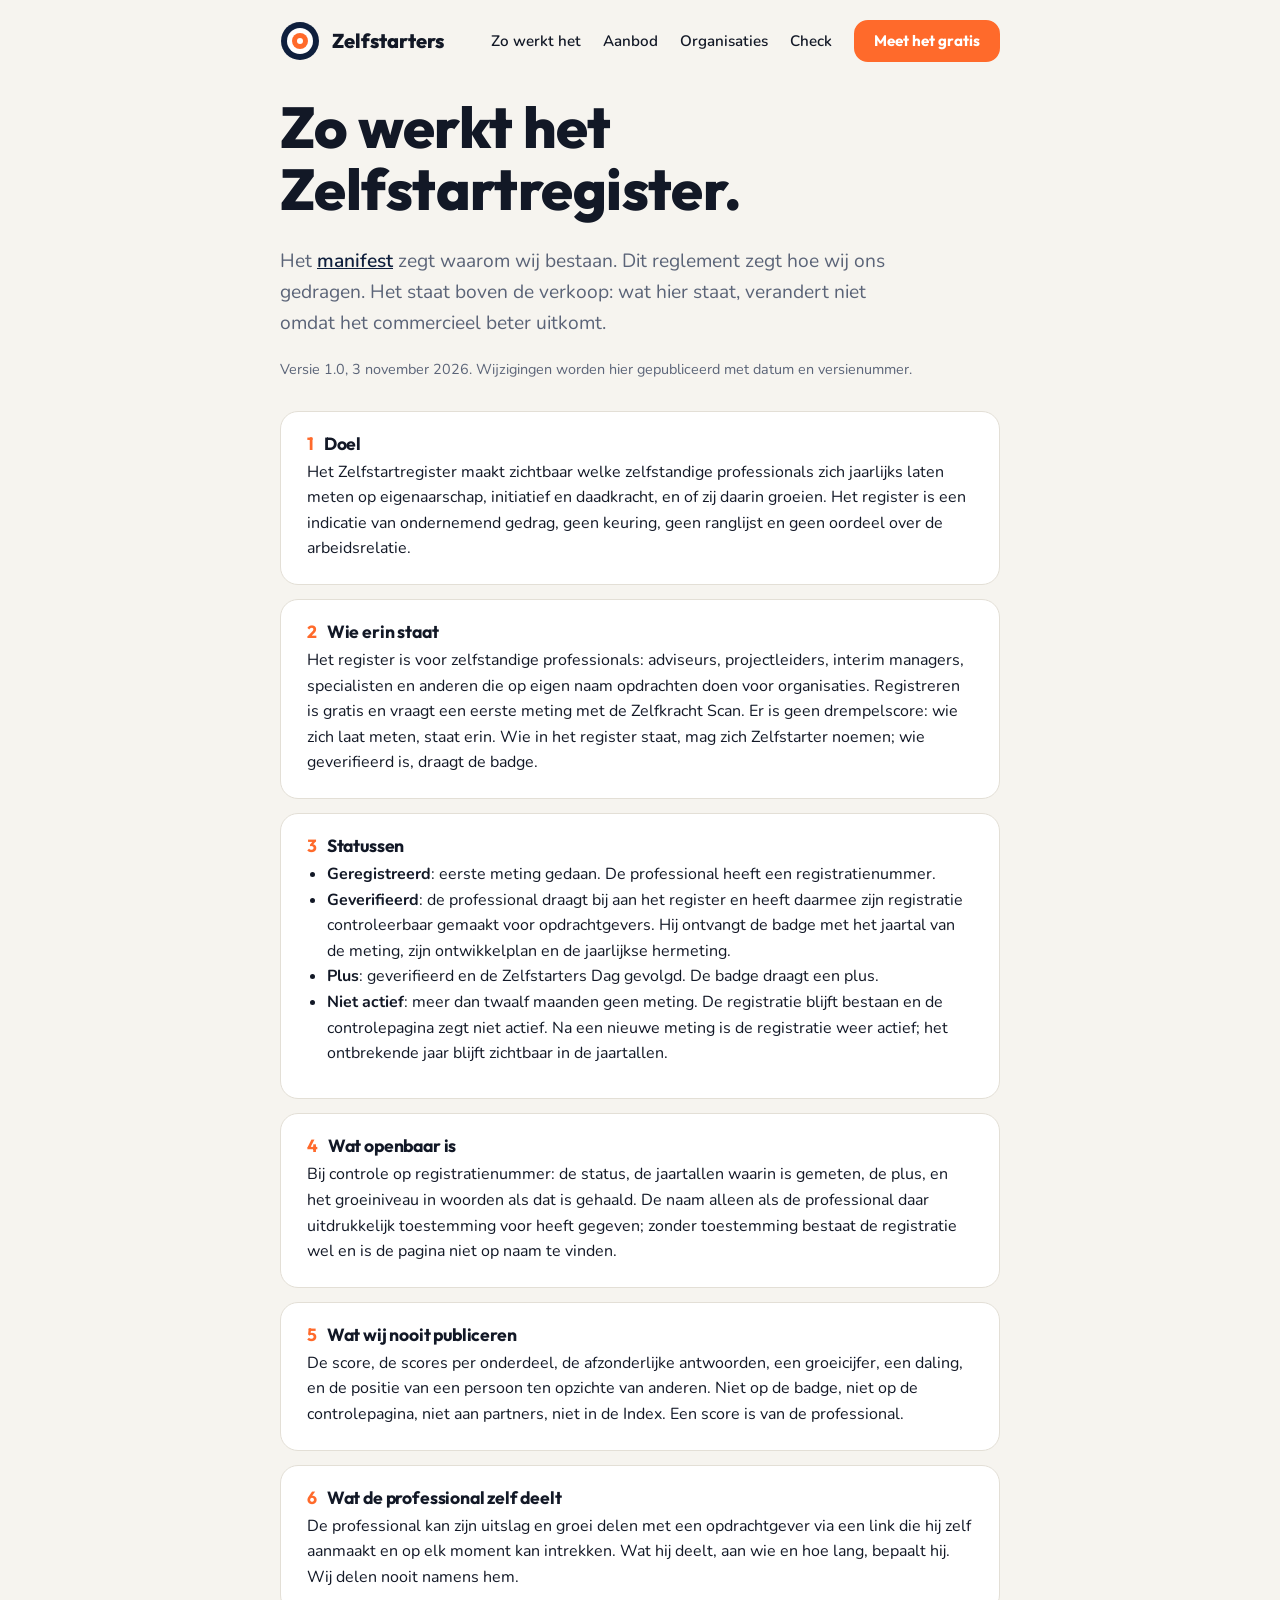
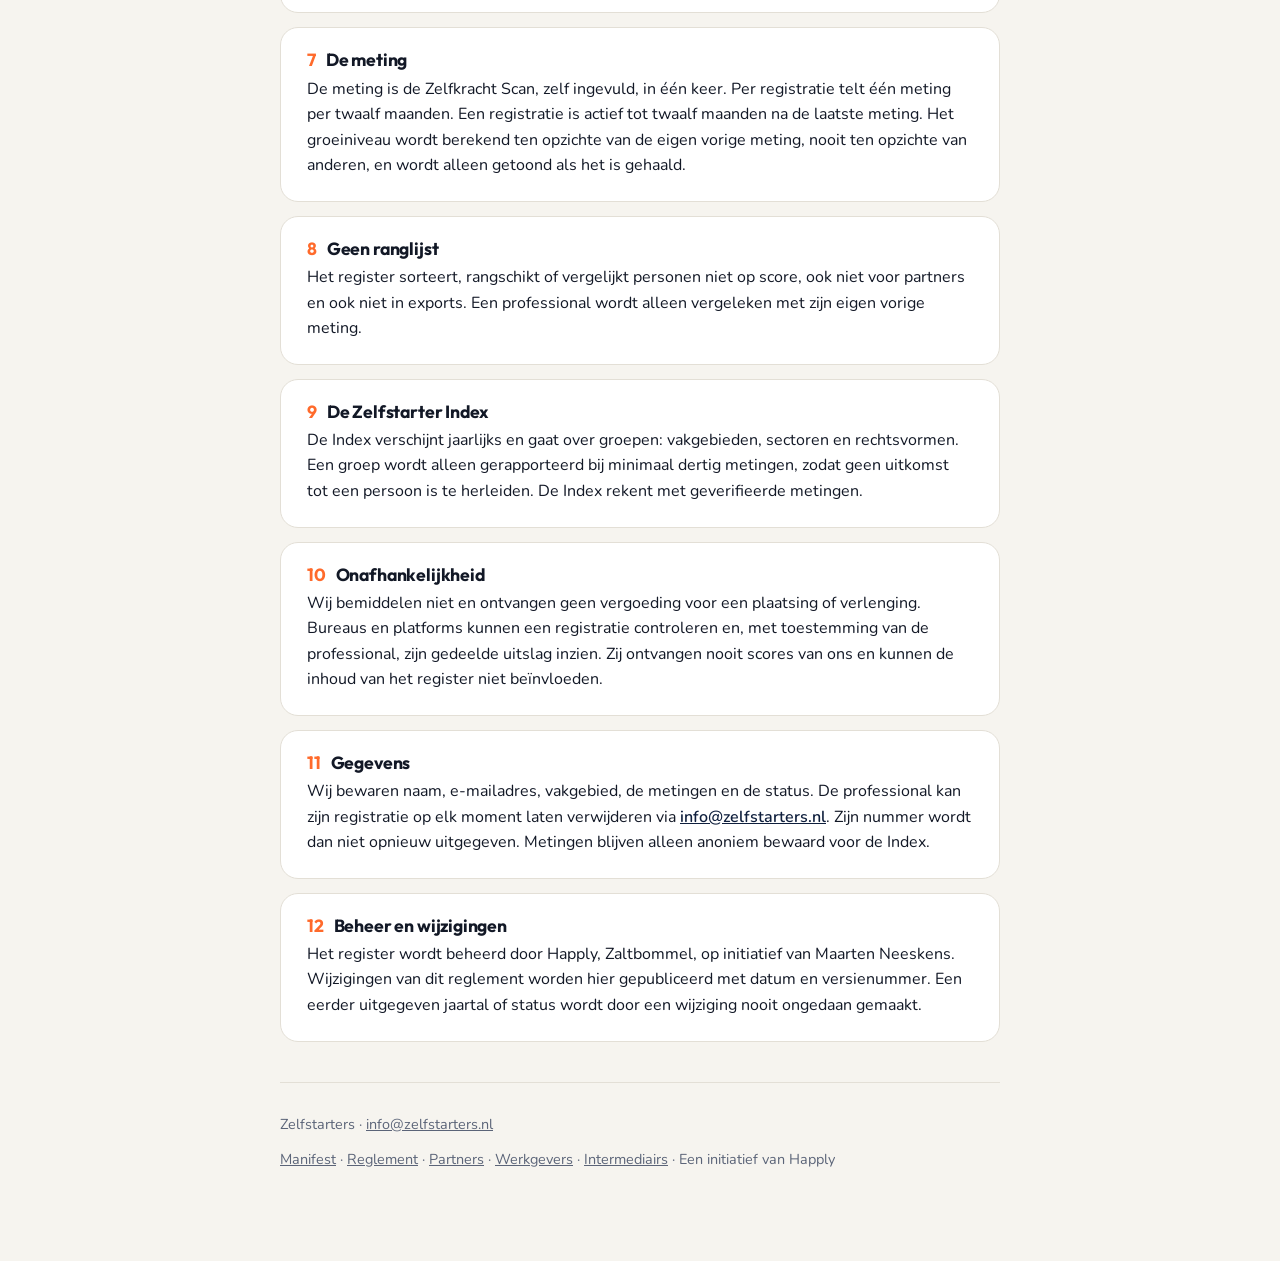
<file: reglement.html>
<!doctype html>
<html lang="nl">
<head>
<meta charset="utf-8">
<meta name="viewport" content="width=device-width, initial-scale=1">
<title>Reglement · Zelfstartregister</title>
<meta name="description" content="Het reglement van het Zelfstartregister: wie erin staat, wat zichtbaar is, wanneer een registratie vervalt en wat wij nooit publiceren.">
<link rel="icon" type="image/png" href="/icoon-256.png">
<link rel="preconnect" href="https://fonts.googleapis.com">
<link href="https://fonts.googleapis.com/css2?family=Outfit:wght@500;700;800&family=Nunito:wght@400;600;700&display=swap" rel="stylesheet">
<link rel="stylesheet" href="_pagina.css">
</head>
<body>
<div class="wrap">
<header>
  <a class="brand" href="/">
    <svg width="40" height="40" viewBox="0 0 40 40" aria-hidden="true"><circle cx="20" cy="20" r="19" fill="#0f1f3d"/><circle cx="20" cy="20" r="13" fill="#fff"/><circle cx="20" cy="20" r="8" fill="#ff6a2b"/><circle cx="20" cy="20" r="3" fill="#fff"/></svg>
    <span>Zelfstarters<small>Zelfstartregister voor zelfstandige professionals</small></span>
  </a>
  <nav><a href="/#hoe">Zo werkt het</a><a href="/#aanbod">Aanbod</a><a href="/#organisaties">Organisaties</a><a href="/#check">Check</a><a class="btn klein" href="/#aanbod">Meet het gratis</a></nav>
</header>

<h1>Zo werkt het Zelfstartregister.</h1>
<p class="lead">Het <a href="/manifest" style="color:var(--navy);font-weight:600">manifest</a> zegt waarom wij bestaan. Dit reglement zegt hoe wij ons gedragen. Het staat boven de verkoop: wat hier staat, verandert niet omdat het commercieel beter uitkomt.</p>
<p class="meta">Versie 1.0, 3 november 2026. Wijzigingen worden hier gepubliceerd met datum en versienummer.</p>

<div class="art"><h2><span>1</span>Doel</h2>
<p>Het Zelfstartregister maakt zichtbaar welke zelfstandige professionals zich jaarlijks laten meten op eigenaarschap, initiatief en daadkracht, en of zij daarin groeien. Het register is een indicatie van ondernemend gedrag, geen keuring, geen ranglijst en geen oordeel over de arbeidsrelatie.</p></div>

<div class="art"><h2><span>2</span>Wie erin staat</h2>
<p>Het register is voor zelfstandige professionals: adviseurs, projectleiders, interim managers, specialisten en anderen die op eigen naam opdrachten doen voor organisaties. Registreren is gratis en vraagt een eerste meting met de Zelfkracht Scan. Er is geen drempelscore: wie zich laat meten, staat erin. Wie in het register staat, mag zich Zelfstarter noemen; wie geverifieerd is, draagt de badge.</p></div>

<div class="art"><h2><span>3</span>Statussen</h2>
<ul>
<li><b>Geregistreerd</b>: eerste meting gedaan. De professional heeft een registratienummer.</li>
<li><b>Geverifieerd</b>: de professional draagt bij aan het register en heeft daarmee zijn registratie controleerbaar gemaakt voor opdrachtgevers. Hij ontvangt de badge met het jaartal van de meting, zijn ontwikkelplan en de jaarlijkse hermeting.</li>
<li><b>Plus</b>: geverifieerd en de Zelfstarters Dag gevolgd. De badge draagt een plus.</li>
<li><b>Niet actief</b>: meer dan twaalf maanden geen meting. De registratie blijft bestaan en de controlepagina zegt niet actief. Na een nieuwe meting is de registratie weer actief; het ontbrekende jaar blijft zichtbaar in de jaartallen.</li>
</ul></div>

<div class="art"><h2><span>4</span>Wat openbaar is</h2>
<p>Bij controle op registratienummer: de status, de jaartallen waarin is gemeten, de plus, en het groeiniveau in woorden als dat is gehaald. De naam alleen als de professional daar uitdrukkelijk toestemming voor heeft gegeven; zonder toestemming bestaat de registratie wel en is de pagina niet op naam te vinden.</p></div>

<div class="art"><h2><span>5</span>Wat wij nooit publiceren</h2>
<p>De score, de scores per onderdeel, de afzonderlijke antwoorden, een groeicijfer, een daling, en de positie van een persoon ten opzichte van anderen. Niet op de badge, niet op de controlepagina, niet aan partners, niet in de Index. Een score is van de professional.</p></div>

<div class="art"><h2><span>6</span>Wat de professional zelf deelt</h2>
<p>De professional kan zijn uitslag en groei delen met een opdrachtgever via een link die hij zelf aanmaakt en op elk moment kan intrekken. Wat hij deelt, aan wie en hoe lang, bepaalt hij. Wij delen nooit namens hem.</p></div>

<div class="art"><h2><span>7</span>De meting</h2>
<p>De meting is de Zelfkracht Scan, zelf ingevuld, in één keer. Per registratie telt één meting per twaalf maanden. Een registratie is actief tot twaalf maanden na de laatste meting. Het groeiniveau wordt berekend ten opzichte van de eigen vorige meting, nooit ten opzichte van anderen, en wordt alleen getoond als het is gehaald.</p></div>

<div class="art"><h2><span>8</span>Geen ranglijst</h2>
<p>Het register sorteert, rangschikt of vergelijkt personen niet op score, ook niet voor partners en ook niet in exports. Een professional wordt alleen vergeleken met zijn eigen vorige meting.</p></div>

<div class="art"><h2><span>9</span>De Zelfstarter Index</h2>
<p>De Index verschijnt jaarlijks en gaat over groepen: vakgebieden, sectoren en rechtsvormen. Een groep wordt alleen gerapporteerd bij minimaal dertig metingen, zodat geen uitkomst tot een persoon is te herleiden. De Index rekent met geverifieerde metingen.</p></div>

<div class="art"><h2><span>10</span>Onafhankelijkheid</h2>
<p>Wij bemiddelen niet en ontvangen geen vergoeding voor een plaatsing of verlenging. Bureaus en platforms kunnen een registratie controleren en, met toestemming van de professional, zijn gedeelde uitslag inzien. Zij ontvangen nooit scores van ons en kunnen de inhoud van het register niet beïnvloeden.</p></div>

<div class="art"><h2><span>11</span>Gegevens</h2>
<p>Wij bewaren naam, e-mailadres, vakgebied, de metingen en de status. De professional kan zijn registratie op elk moment laten verwijderen via <a href="mailto:info@zelfstarters.nl" style="color:var(--navy);font-weight:600">info@zelfstarters.nl</a>. Zijn nummer wordt dan niet opnieuw uitgegeven. Metingen blijven alleen anoniem bewaard voor de Index.</p></div>

<div class="art"><h2><span>12</span>Beheer en wijzigingen</h2>
<p>Het register wordt beheerd door Happly, Zaltbommel, op initiatief van Maarten Neeskens. Wijzigingen van dit reglement worden hier gepubliceerd met datum en versienummer. Een eerder uitgegeven jaartal of status wordt door een wijziging nooit ongedaan gemaakt.</p></div>

<footer>
  <span>Zelfstarters · <a href="mailto:info@zelfstarters.nl">info@zelfstarters.nl</a></span>
  <span><a href="/manifest">Manifest</a> · <a href="/reglement">Reglement</a> · <a href="/partners">Partners</a> · <a href="/werkgevers">Werkgevers</a> · <a href="/intermediairs">Intermediairs</a> · Een initiatief van Happly</span>
</footer>
</div>
</body>
</html>
</file>
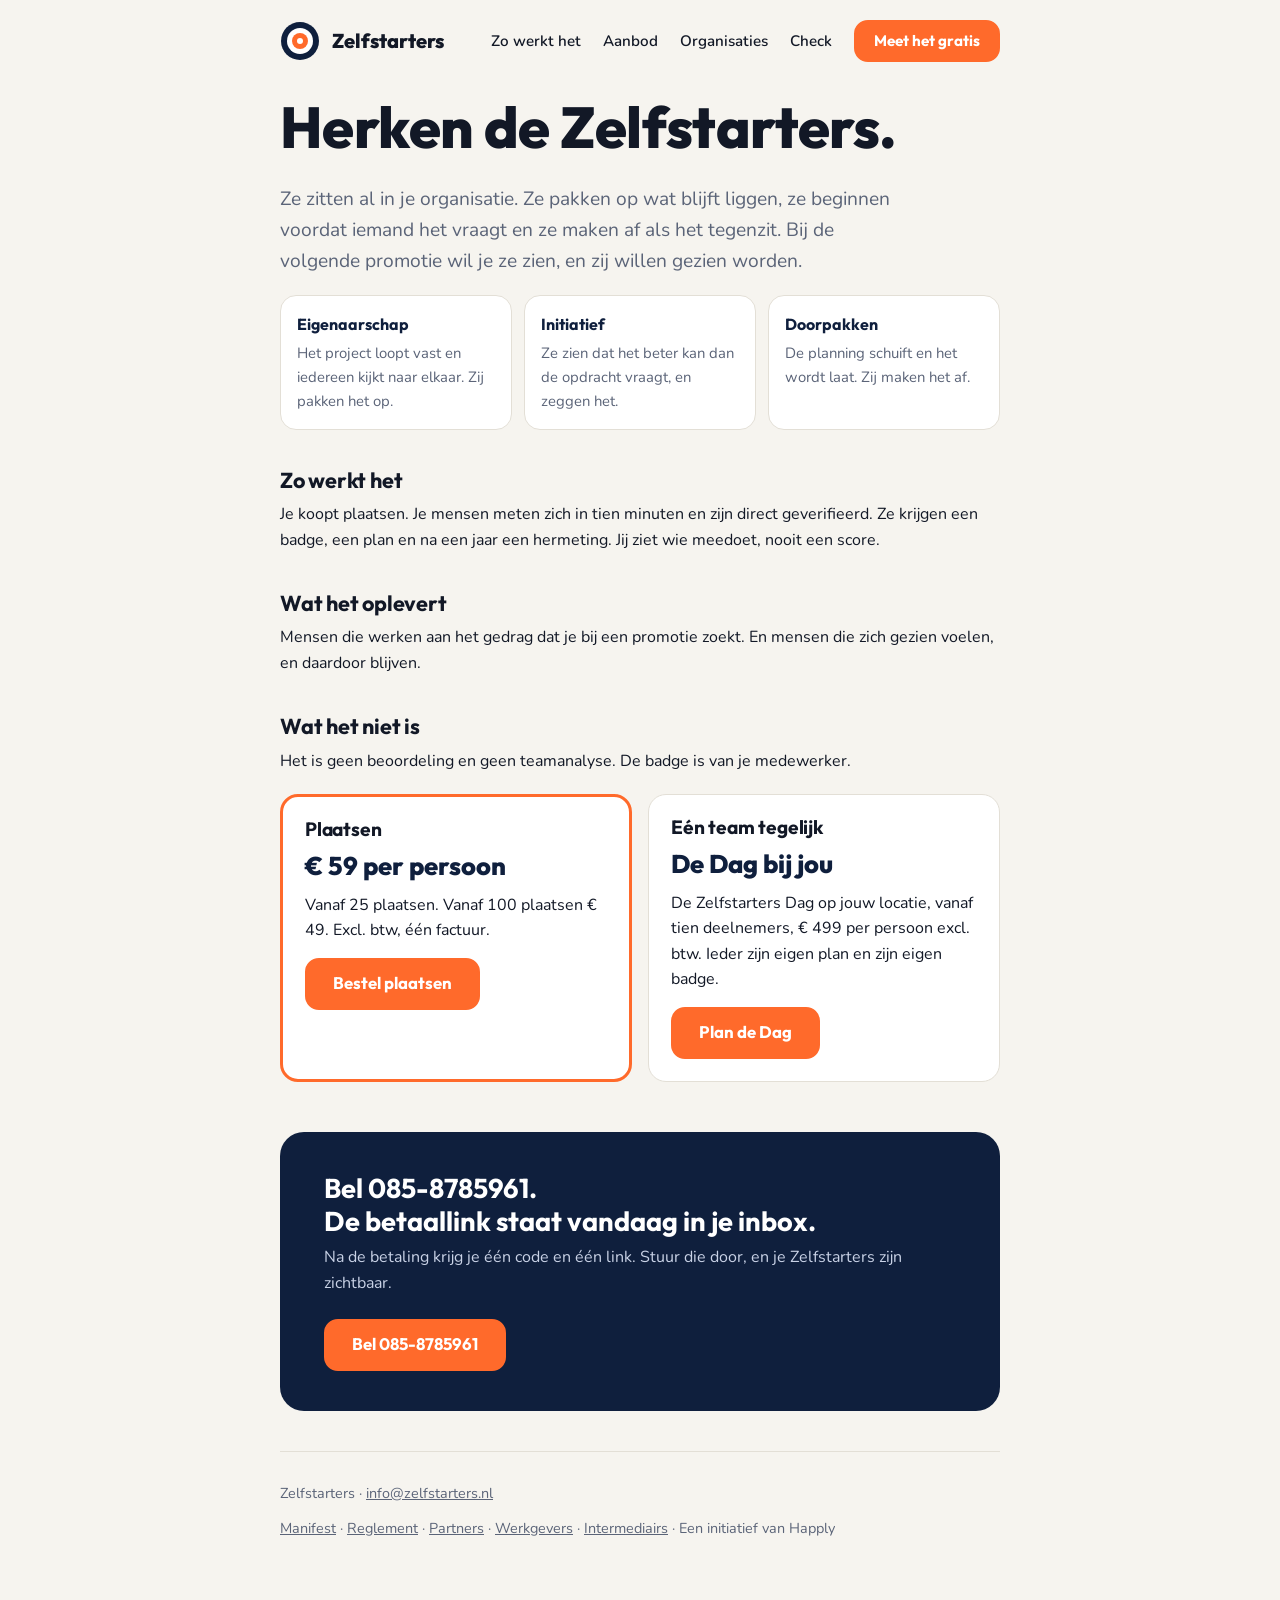
<file: werkgevers.html>
<!doctype html>
<html lang="nl">
<head>
<meta charset="utf-8">
<meta name="viewport" content="width=device-width, initial-scale=1">
<title>Werkgevers · Zelfstarters</title>
<meta name="description" content="Herken de Zelfstarters in je organisatie. Plaatsen vanaf 25 mensen, direct geverifieerd, de badge is van je medewerker.">
<link rel="icon" type="image/png" href="/icoon-256.png">
<link rel="preconnect" href="https://fonts.googleapis.com">
<link href="https://fonts.googleapis.com/css2?family=Outfit:wght@500;700;800&family=Nunito:wght@400;600;700&display=swap" rel="stylesheet">
<link rel="stylesheet" href="_pagina.css">
<style>
.twee{display:grid;grid-template-columns:1fr 1fr;gap:16px;margin:20px 0}
.vak{background:#fff;border:1px solid var(--line);border-radius:18px;padding:22px}
.vak.hi{border:3px solid var(--orange)}
.vak h2{margin:0 0 .3em;font-size:1.2rem}
.vak .p{font-family:Outfit,sans-serif;font-weight:800;font-size:1.6rem;color:var(--navy)}
.drie{display:grid;grid-template-columns:repeat(3,1fr);gap:12px;margin:18px 0 8px}
.drie div{background:#fff;border:1px solid var(--line);border-radius:16px;padding:16px}
.drie b{display:block;font-family:Outfit,sans-serif;color:var(--navy);margin-bottom:4px}
.drie p{margin:0;color:var(--muted);font-size:.93rem}
@media(max-width:700px){.twee,.drie{grid-template-columns:1fr}}
</style>
</head>
<body>
<div class="wrap">
<header>
  <a class="brand" href="/">
    <svg width="40" height="40" viewBox="0 0 40 40" aria-hidden="true"><circle cx="20" cy="20" r="19" fill="#0f1f3d"/><circle cx="20" cy="20" r="13" fill="#fff"/><circle cx="20" cy="20" r="8" fill="#ff6a2b"/><circle cx="20" cy="20" r="3" fill="#fff"/></svg>
    <span>Zelfstarters<small>Het register voor ondernemend gedrag</small></span>
  </a>
  <nav><a href="/#hoe">Zo werkt het</a><a href="/#aanbod">Aanbod</a><a href="/#organisaties">Organisaties</a><a href="/#check">Check</a><a class="btn klein" href="/#aanbod">Meet het gratis</a></nav>
</header>

<h1>Herken de Zelfstarters.</h1>
<p class="lead">Ze zitten al in je organisatie. Ze pakken op wat blijft liggen, ze beginnen voordat iemand het vraagt en ze maken af als het tegenzit. Bij de volgende promotie wil je ze zien, en zij willen gezien worden.</p>
<div class="drie">
  <div><b>Eigenaarschap</b><p>Het project loopt vast en iedereen kijkt naar elkaar. Zij pakken het op.</p></div>
  <div><b>Initiatief</b><p>Ze zien dat het beter kan dan de opdracht vraagt, en zeggen het.</p></div>
  <div><b>Doorpakken</b><p>De planning schuift en het wordt laat. Zij maken het af.</p></div>
</div>

<h2>Zo werkt het</h2>
<p>Je koopt plaatsen. Je mensen meten zich in tien minuten en zijn direct geverifieerd. Ze krijgen een badge, een plan en na een jaar een hermeting. Jij ziet wie meedoet, nooit een score.</p>

<h2>Wat het oplevert</h2>
<p>Mensen die werken aan het gedrag dat je bij een promotie zoekt. En mensen die zich gezien voelen, en daardoor blijven.</p>

<h2>Wat het niet is</h2>
<p>Het is geen beoordeling en geen teamanalyse. De badge is van je medewerker.</p>

<div class="twee">
  <div class="vak hi">
    <h2>Plaatsen</h2>
    <div class="p">€ 59 per persoon</div>
    <p class="m" style="margin:6px 0 14px">Vanaf 25 plaatsen. Vanaf 100 plaatsen € 49. Excl. btw, één factuur.</p>
    <a class="btn" href="mailto:partners@zelfstarters.nl?subject=Plaatsen%20voor%20onze%20mensen&body=Organisatie%3A%0AAantal%20plaatsen%3A%0AContactpersoon%3A%0AFactuuradres%3A">Bestel plaatsen</a>
  </div>
  <div class="vak">
    <h2>Eén team tegelijk</h2>
    <div class="p">De Dag bij jou</div>
    <p class="m" style="margin:6px 0 14px">De Zelfstarters Dag op jouw locatie, vanaf tien deelnemers, € 499 per persoon excl. btw. Ieder zijn eigen plan en zijn eigen badge.</p>
    <a class="btn" href="mailto:partners@zelfstarters.nl?subject=De%20Zelfstarters%20Dag%20in%20huis">Plan de Dag</a>
  </div>
</div>

<div class="slot">
  <p class="stelling">Bel 085-8785961.<br>De betaallink staat vandaag in je inbox.</p>
  <p style="margin-bottom:22px">Na de betaling krijg je één code en één link. Stuur die door, en je Zelfstarters zijn zichtbaar.</p>
  <a class="btn" href="tel:+31858785961">Bel 085-8785961</a>
</div>

<footer>
  <span>Zelfstarters · <a href="mailto:info@zelfstarters.nl">info@zelfstarters.nl</a></span>
  <span><a href="/manifest">Manifest</a> · <a href="/reglement">Reglement</a> · <a href="/partners">Partners</a> · <a href="/werkgevers">Werkgevers</a> · <a href="/intermediairs">Intermediairs</a> · Een initiatief van Happly</span>
</footer>
</div>
</body>
</html>
</file>
<file: _pagina.css>
:root{--navy:#0f1f3d;--ink:#121826;--muted:#5b6478;--paper:#f6f4ef;--white:#fff;--orange:#ff6a2b;--orange-dark:#e2561c;--sand:#f1e9db;--line:#e3dfd6}
*{box-sizing:border-box}
body{margin:0;font-family:Nunito,system-ui,sans-serif;color:var(--ink);background:var(--paper);line-height:1.6}
h1,h2,h3{font-family:Outfit,system-ui,sans-serif;line-height:1.08;margin:0 0 .45em;letter-spacing:-.01em}
h1{font-size:clamp(2.2rem,5vw,3.6rem);font-weight:800}
h2{font-size:1.35rem;font-weight:700;margin-top:1.8em}
p{margin:0 0 1em}
.wrap{max-width:760px;margin:0 auto;padding:0 20px 60px}
header{display:flex;align-items:center;justify-content:space-between;padding:20px 0 34px}
.brand{display:flex;align-items:center;gap:12px;text-decoration:none;color:var(--ink);font-family:Outfit,sans-serif;font-weight:800;font-size:1.25rem}
.brand small{white-space:nowrap;display:block;font-family:Nunito,sans-serif;font-weight:600;font-size:.72rem;color:var(--muted);letter-spacing:.08em;text-transform:uppercase}
nav{display:flex;align-items:center;gap:22px;white-space:nowrap}
nav a{text-decoration:none;color:var(--ink);font-weight:600;font-size:.95rem}
nav a.btn{color:#fff}
.kicker{display:inline-block;color:var(--orange);font-weight:700;letter-spacing:.1em;text-transform:uppercase;font-size:.8rem;margin:40px 0 14px}
.lead{font-size:1.2rem;color:var(--muted);max-width:620px}
.stelling{font-family:Outfit,sans-serif;font-weight:700;font-size:clamp(1.3rem,2.4vw,1.7rem);color:var(--navy);margin:2em 0 .4em;line-height:1.2}
.slot{background:var(--navy);color:#fff;border-radius:24px;padding:40px 44px;margin:50px 0 30px}
.slot .stelling{color:#fff;margin:0 0 .3em}
.slot p{color:#c9d2e6;margin:0}
.btn{display:inline-flex;align-items:center;justify-content:center;min-height:52px;background:var(--orange);color:#fff;padding:0 26px;border-radius:14px;border:2px solid var(--orange);text-decoration:none;font-weight:700;font-family:Outfit,sans-serif;font-size:1.05rem}
.btn.klein{min-height:42px;padding:0 18px;font-size:.95rem}
.btn.ghost{background:transparent;color:var(--navy);border-color:var(--navy)}
.btn:hover{background:var(--orange-dark);border-color:var(--orange-dark)}
.btn.ghost:hover{background:var(--navy);color:#fff}
.meta{color:var(--muted);font-size:.9rem;margin:6px 0 30px}
.art{background:var(--white);border:1px solid var(--line);border-radius:18px;padding:22px 26px;margin:14px 0}
.art h2{margin:0 0 .4em;font-size:1.1rem}
.art h2 span{color:var(--orange);margin-right:10px}
.art p:last-child{margin-bottom:0}
.art ul{margin:0 0 .6em;padding-left:20px}
footer{padding:30px 0;color:var(--muted);font-size:.9rem;border-top:1px solid var(--line);display:flex;justify-content:space-between;flex-wrap:wrap;gap:12px;margin-top:40px}
footer a{color:var(--muted)}
@media(max-width:700px){nav a:not(.btn){display:none}.brand small{display:none}.slot{padding:28px 24px}}
.brand small{display:none}
</file>
